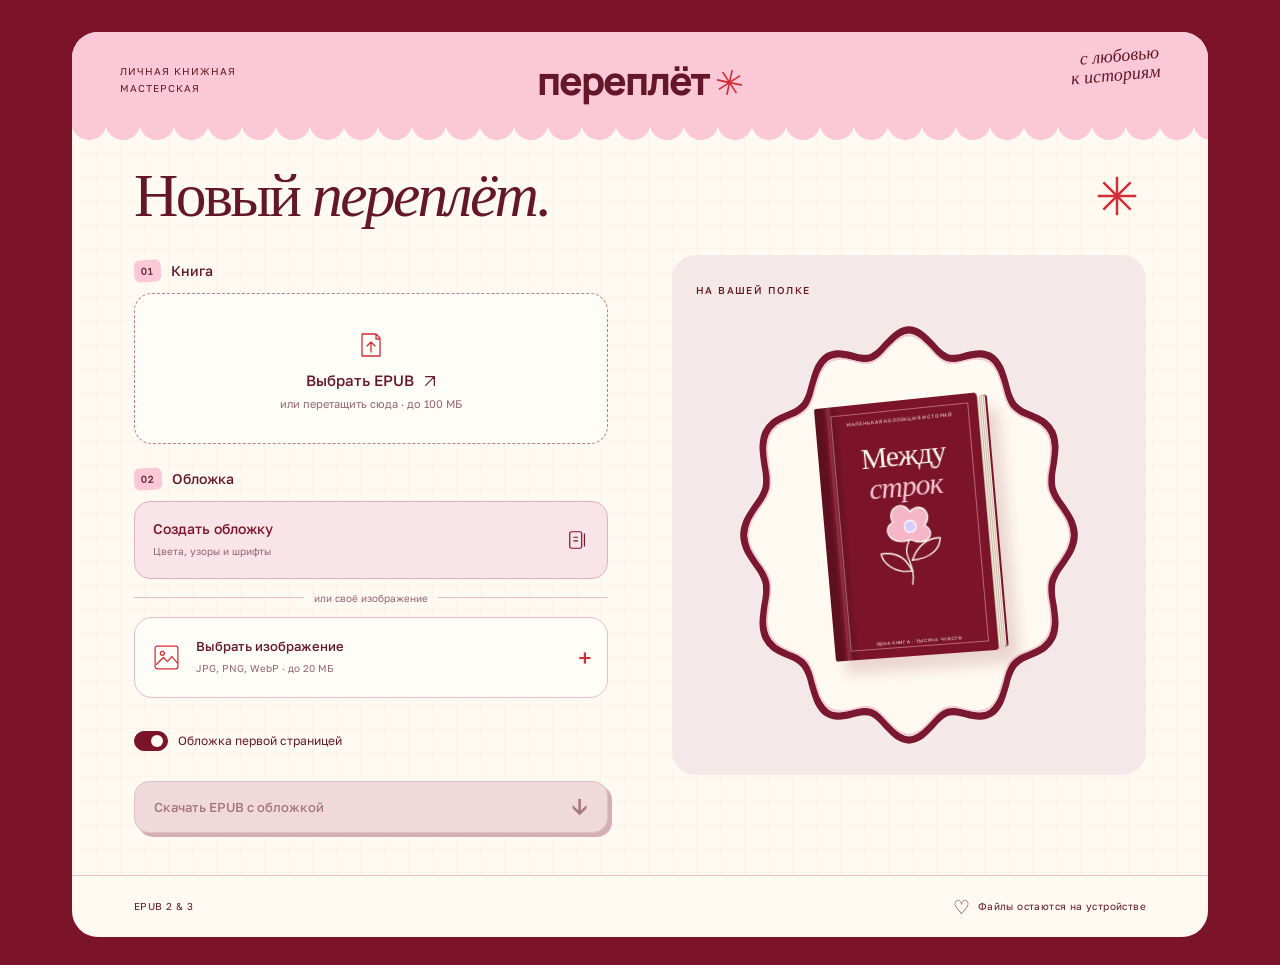
<file: index.html>
<!doctype html>
<html lang="ru">
<head>
  <meta charset="UTF-8">
  <meta name="viewport" content="width=device-width, initial-scale=1, viewport-fit=cover">
  <meta name="description" content="Переплёт — личная мастерская обложек EPUB.">
  <meta name="theme-color" content="#7b1429">
  <title>Переплёт — мастерская обложек</title>
  <link rel="icon" type="image/png" sizes="32x32" href="icons/favicon-32.png?v=main-20261106">
  <link rel="icon" type="image/png" sizes="192x192" href="icons/icon-192.png?v=main-20261106">
  <link rel="apple-touch-icon" sizes="180x180" href="icons/apple-touch-icon.png?v=main-20261106">
  <link rel="manifest" href="site.webmanifest?v=main-20261106">
  <meta name="apple-mobile-web-app-title" content="Переплёт">
  <meta name="apple-mobile-web-app-capable" content="yes">
  <meta name="mobile-web-app-capable" content="yes">
  <link rel="stylesheet" href="style.css?v=main-20261106">
  <link rel="stylesheet" href="mobile.css?v=main-20261106">
  <link rel="stylesheet" href="refinements.css?v=main-20261106">
  <link rel="stylesheet" href="templates.css?v=auto-type-20261106">
  <script defer src="vendor/jszip.min.js?v=main-20261106"></script>
  <script defer src="epub.js?v=main-20261106"></script>
  <script defer src="cover-fonts.js?v=auto-type-20261106"></script>
  <script defer src="cover-renderer.js?v=auto-type-20261106"></script>
  <script defer src="template-menu.js?v=auto-type-20261106"></script>
  <script defer src="app.js?v=auto-type-20261106"></script>
</head>
<body>
  <div class="paper">
    <header class="header">
      <span class="header-note">Личная книжная<br>мастерская</span>
      <a class="brand" href="./" aria-label="Переплёт, главная">переплёт<span aria-hidden="true"><svg class="asterisk-icon" viewBox="0 0 32 32" aria-hidden="true" fill="none"><path d="M16 2v28M2 16h28M6.1 6.1l19.8 19.8M25.9 6.1 6.1 25.9" stroke="currentColor" stroke-width="1.8"/></svg></span></a>
      <span class="header-mark" aria-hidden="true">с любовью<br>к историям</span>
    </header>
    <main>
      <div class="title-row">
        <h1>Новый <em>переплёт.</em></h1>
        <span class="title-flower" aria-hidden="true"><svg class="asterisk-icon" viewBox="0 0 32 32" aria-hidden="true" fill="none"><path d="M16 2v28M2 16h28M6.1 6.1l19.8 19.8M25.9 6.1 6.1 25.9" stroke="currentColor" stroke-width="1.8"/></svg></span>
      </div>
      <div class="workspace">
        <section class="editor" aria-label="Редактор обложки">
          <span id="step-count" class="sr-only" aria-live="polite">ШАГ 1 ИЗ 3</span>
          <div class="step" id="book-step">
            <div class="step-label"><h2><span class="number">01</span> Книга</h2><span class="step-done" id="book-done" hidden>Готово ✓</span></div>
            <div class="dropzone book-drop" id="book-drop">
              <input id="book-input" type="file" accept=".epub,application/epub+zip" aria-label="Загрузить книгу EPUB">
              <span class="upload-icon" aria-hidden="true"><svg viewBox="0 0 32 32"><path d="M7 5h14l4 4v18H7zM21 5v5h4M16 23V13m-4 4 4-4 4 4"/></svg></span>
              <strong>Выбрать EPUB <span aria-hidden="true"><svg class="upload-arrow" viewBox="0 0 16 16" aria-hidden="true" fill="none"><path d="m3 13 10-10M3 3h10v10" stroke="currentColor" stroke-width="1.4" stroke-linecap="round" stroke-linejoin="round"/></svg></span></strong>
              <small>или перетащить сюда · до 100 МБ</small>
            </div>
            <div id="book-loaded" class="loaded-file" hidden>
              <span class="file-icon" aria-hidden="true">EPUB</span>
              <div><strong id="book-filename"></strong><span id="book-details"></span></div>
              <button type="button" class="icon-button" id="change-book" aria-label="Выбрать другую книгу">↺</button>
            </div>
          </div>
          <div class="step" id="cover-step">
            <div class="step-label"><h2><span class="number">02</span> Обложка</h2><span class="step-done" id="cover-done" hidden>Готово ✓</span></div>
            <button type="button" class="template-open" id="choose-template"><span><strong>Создать обложку</strong><small>Цвета, узоры и шрифты</small></span><svg width="22" height="22" viewBox="0 0 24 24" aria-hidden="true" fill="none" stroke="currentColor" stroke-width="1.3"><rect x="3" y="3" width="13" height="18" rx="2"/><path d="M19 5v14M7 9h5M7 13h5"/></svg></button>
            <div class="cover-or"><span>или своё изображение</span></div>
            <div class="dropzone cover-drop" id="cover-drop">
              <input id="cover-input" type="file" accept="image/jpeg,image/png,image/webp,.jpg,.jpeg,.png,.webp" aria-label="Загрузить изображение обложки">
              <span class="image-icon" aria-hidden="true"><svg viewBox="0 0 28 28"><rect x="3" y="3" width="22" height="22" rx="2"/><circle cx="10" cy="10" r="2"/><path d="m4 21 7-7 4 4 4-5 6 7"/></svg></span>
              <div><strong id="cover-label">Выбрать изображение</strong><span id="cover-details">JPG, PNG, WebP · до 20 МБ</span></div>
              <span class="plus" aria-hidden="true">+</span>
            </div>
          </div>
          <div class="export-options">
            <label class="switch-label"><input id="include-page" type="checkbox" role="switch" checked><span class="switch" aria-hidden="true"></span><span>Обложка первой страницей<small class="sr-only">Она появится и в библиотеке, и внутри книги</small></span></label>
          </div>
          <div class="save-area"><button type="button" id="save-button" class="primary-button" disabled><span id="save-label">Скачать EPUB с обложкой</span><span aria-hidden="true">↓</span></button><p id="save-hint" class="sr-only">Загрузите книгу и изображение</p></div>
          <div class="status" id="status" role="status" aria-live="polite" hidden></div>
          <a class="ready-download" id="ready-download" hidden>Скачать ещё раз ↓</a>
        </section>
        <section class="preview-panel" aria-label="Предпросмотр обложки">
          <div class="preview-heading"><span>На вашей полке</span><button type="button" id="reset-button" class="text-button" hidden>Сбросить ↺</button></div>
          <div class="preview-card">
<svg class="scallop-frame" viewBox="0 0 400 480" aria-hidden="true"><path d="M383.57,240.00C383.57,244.89 382.22,249.98 380.38,254.68C378.54,259.38 375.24,263.89 372.51,268.19C369.78,272.50 366.30,276.39 364.02,280.50C361.74,284.61 359.77,288.46 358.83,292.83C357.88,297.20 358.04,301.76 358.36,306.73C358.68,311.70 360.13,317.24 360.76,322.66C361.38,328.08 362.42,334.04 362.13,339.25C361.83,344.46 360.95,349.70 358.98,353.94C357.01,358.18 353.79,361.74 350.30,364.67C346.81,367.60 342.14,369.46 338.04,371.49C333.95,373.53 329.36,374.74 325.73,376.88C322.10,379.02 318.85,381.13 316.27,384.33C313.69,387.53 311.99,391.58 310.26,396.08C308.54,400.59 307.56,406.28 305.92,411.36C304.29,416.45 302.79,422.25 300.43,426.58C298.07,430.91 295.20,434.90 291.79,437.35C288.37,439.80 284.15,440.89 279.95,441.26C275.75,441.63 270.95,440.34 266.59,439.56C262.22,438.78 257.76,436.98 253.76,436.58C249.75,436.18 246.08,435.99 242.56,437.16C239.04,438.34 235.93,440.78 232.63,443.61C229.32,446.44 226.18,450.77 222.71,454.15C219.24,457.54 215.61,461.63 211.82,463.92C208.04,466.21 203.94,467.88 200.00,467.88C196.06,467.88 191.96,466.21 188.18,463.92C184.39,461.63 180.76,457.54 177.29,454.15C173.82,450.77 170.68,446.44 167.37,443.61C164.07,440.78 160.96,438.34 157.44,437.16C153.92,435.99 150.25,436.18 146.24,436.58C142.24,436.98 137.78,438.78 133.41,439.56C129.05,440.34 124.25,441.63 120.05,441.26C115.85,440.89 111.63,439.80 108.22,437.35C104.80,434.90 101.93,430.91 99.57,426.58C97.21,422.25 95.71,416.45 94.08,411.36C92.44,406.28 91.46,400.59 89.74,396.08C88.01,391.58 86.31,387.53 83.73,384.33C81.15,381.13 77.90,379.02 74.27,376.88C70.64,374.74 66.05,373.53 61.96,371.49C57.86,369.46 53.19,367.60 49.70,364.67C46.21,361.74 42.99,358.18 41.02,353.94C39.05,349.70 38.17,344.46 37.87,339.25C37.58,334.04 38.62,328.08 39.24,322.66C39.87,317.24 41.32,311.70 41.64,306.73C41.96,301.76 42.12,297.20 41.17,292.83C40.23,288.46 38.26,284.61 35.98,280.50C33.70,276.39 30.22,272.50 27.49,268.19C24.76,263.89 21.46,259.38 19.62,254.68C17.78,249.98 16.43,244.89 16.43,240.00C16.43,235.11 17.78,230.02 19.62,225.32C21.46,220.62 24.76,216.11 27.49,211.81C30.22,207.50 33.70,203.61 35.98,199.50C38.26,195.39 40.23,191.54 41.17,187.17C42.12,182.80 41.96,178.24 41.64,173.27C41.32,168.30 39.87,162.76 39.24,157.34C38.62,151.92 37.58,145.96 37.87,140.75C38.17,135.54 39.05,130.30 41.02,126.06C42.99,121.82 46.21,118.26 49.70,115.33C53.19,112.40 57.86,110.54 61.96,108.51C66.05,106.47 70.64,105.26 74.27,103.12C77.90,100.98 81.15,98.87 83.73,95.67C86.31,92.47 88.01,88.42 89.74,83.92C91.46,79.41 92.44,73.72 94.08,68.64C95.71,63.55 97.21,57.75 99.57,53.42C101.93,49.09 104.80,45.10 108.21,42.65C111.63,40.20 115.85,39.11 120.05,38.74C124.25,38.37 129.05,39.66 133.41,40.44C137.78,41.22 142.24,43.02 146.24,43.42C150.25,43.82 153.92,44.01 157.44,42.84C160.96,41.66 164.07,39.22 167.37,36.39C170.68,33.56 173.82,29.23 177.29,25.85C180.76,22.46 184.39,18.37 188.18,16.08C191.96,13.79 196.06,12.12 200.00,12.12C203.94,12.12 208.04,13.79 211.82,16.08C215.61,18.37 219.24,22.46 222.71,25.85C226.18,29.23 229.32,33.56 232.63,36.39C235.93,39.22 239.04,41.66 242.56,42.84C246.08,44.01 249.75,43.82 253.76,43.42C257.76,43.02 262.22,41.22 266.59,40.44C270.95,39.66 275.75,38.37 279.95,38.74C284.15,39.11 288.37,40.20 291.79,42.65C295.20,45.10 298.07,49.09 300.43,53.42C302.79,57.75 304.29,63.55 305.92,68.64C307.56,73.72 308.54,79.41 310.26,83.92C311.99,88.42 313.69,92.47 316.27,95.67C318.85,98.87 322.10,100.98 325.73,103.12C329.36,105.26 333.95,106.47 338.04,108.51C342.14,110.54 346.81,112.40 350.30,115.33C353.79,118.26 357.01,121.82 358.98,126.06C360.95,130.30 361.83,135.54 362.13,140.75C362.42,145.96 361.38,151.92 360.76,157.34C360.13,162.76 358.68,168.30 358.36,173.27C358.04,178.24 357.88,182.80 358.83,187.17C359.77,191.54 361.74,195.39 364.02,199.50C366.30,203.61 369.78,207.50 372.51,211.81C375.24,216.11 378.54,220.62 380.38,225.32C382.22,230.02 383.57,235.11 383.57,240.00Z" fill="#f8dfe1" stroke="#7b1831" stroke-width="8"/><path d="M383.57,240.00C383.57,244.89 382.22,249.98 380.38,254.68C378.54,259.38 375.24,263.89 372.51,268.19C369.78,272.50 366.30,276.39 364.02,280.50C361.74,284.61 359.77,288.46 358.83,292.83C357.88,297.20 358.04,301.76 358.36,306.73C358.68,311.70 360.13,317.24 360.76,322.66C361.38,328.08 362.42,334.04 362.13,339.25C361.83,344.46 360.95,349.70 358.98,353.94C357.01,358.18 353.79,361.74 350.30,364.67C346.81,367.60 342.14,369.46 338.04,371.49C333.95,373.53 329.36,374.74 325.73,376.88C322.10,379.02 318.85,381.13 316.27,384.33C313.69,387.53 311.99,391.58 310.26,396.08C308.54,400.59 307.56,406.28 305.92,411.36C304.29,416.45 302.79,422.25 300.43,426.58C298.07,430.91 295.20,434.90 291.79,437.35C288.37,439.80 284.15,440.89 279.95,441.26C275.75,441.63 270.95,440.34 266.59,439.56C262.22,438.78 257.76,436.98 253.76,436.58C249.75,436.18 246.08,435.99 242.56,437.16C239.04,438.34 235.93,440.78 232.63,443.61C229.32,446.44 226.18,450.77 222.71,454.15C219.24,457.54 215.61,461.63 211.82,463.92C208.04,466.21 203.94,467.88 200.00,467.88C196.06,467.88 191.96,466.21 188.18,463.92C184.39,461.63 180.76,457.54 177.29,454.15C173.82,450.77 170.68,446.44 167.37,443.61C164.07,440.78 160.96,438.34 157.44,437.16C153.92,435.99 150.25,436.18 146.24,436.58C142.24,436.98 137.78,438.78 133.41,439.56C129.05,440.34 124.25,441.63 120.05,441.26C115.85,440.89 111.63,439.80 108.22,437.35C104.80,434.90 101.93,430.91 99.57,426.58C97.21,422.25 95.71,416.45 94.08,411.36C92.44,406.28 91.46,400.59 89.74,396.08C88.01,391.58 86.31,387.53 83.73,384.33C81.15,381.13 77.90,379.02 74.27,376.88C70.64,374.74 66.05,373.53 61.96,371.49C57.86,369.46 53.19,367.60 49.70,364.67C46.21,361.74 42.99,358.18 41.02,353.94C39.05,349.70 38.17,344.46 37.87,339.25C37.58,334.04 38.62,328.08 39.24,322.66C39.87,317.24 41.32,311.70 41.64,306.73C41.96,301.76 42.12,297.20 41.17,292.83C40.23,288.46 38.26,284.61 35.98,280.50C33.70,276.39 30.22,272.50 27.49,268.19C24.76,263.89 21.46,259.38 19.62,254.68C17.78,249.98 16.43,244.89 16.43,240.00C16.43,235.11 17.78,230.02 19.62,225.32C21.46,220.62 24.76,216.11 27.49,211.81C30.22,207.50 33.70,203.61 35.98,199.50C38.26,195.39 40.23,191.54 41.17,187.17C42.12,182.80 41.96,178.24 41.64,173.27C41.32,168.30 39.87,162.76 39.24,157.34C38.62,151.92 37.58,145.96 37.87,140.75C38.17,135.54 39.05,130.30 41.02,126.06C42.99,121.82 46.21,118.26 49.70,115.33C53.19,112.40 57.86,110.54 61.96,108.51C66.05,106.47 70.64,105.26 74.27,103.12C77.90,100.98 81.15,98.87 83.73,95.67C86.31,92.47 88.01,88.42 89.74,83.92C91.46,79.41 92.44,73.72 94.08,68.64C95.71,63.55 97.21,57.75 99.57,53.42C101.93,49.09 104.80,45.10 108.21,42.65C111.63,40.20 115.85,39.11 120.05,38.74C124.25,38.37 129.05,39.66 133.41,40.44C137.78,41.22 142.24,43.02 146.24,43.42C150.25,43.82 153.92,44.01 157.44,42.84C160.96,41.66 164.07,39.22 167.37,36.39C170.68,33.56 173.82,29.23 177.29,25.85C180.76,22.46 184.39,18.37 188.18,16.08C191.96,13.79 196.06,12.12 200.00,12.12C203.94,12.12 208.04,13.79 211.82,16.08C215.61,18.37 219.24,22.46 222.71,25.85C226.18,29.23 229.32,33.56 232.63,36.39C235.93,39.22 239.04,41.66 242.56,42.84C246.08,44.01 249.75,43.82 253.76,43.42C257.76,43.02 262.22,41.22 266.59,40.44C270.95,39.66 275.75,38.37 279.95,38.74C284.15,39.11 288.37,40.20 291.79,42.65C295.20,45.10 298.07,49.09 300.43,53.42C302.79,57.75 304.29,63.55 305.92,68.64C307.56,73.72 308.54,79.41 310.26,83.92C311.99,88.42 313.69,92.47 316.27,95.67C318.85,98.87 322.10,100.98 325.73,103.12C329.36,105.26 333.95,106.47 338.04,108.51C342.14,110.54 346.81,112.40 350.30,115.33C353.79,118.26 357.01,121.82 358.98,126.06C360.95,130.30 361.83,135.54 362.13,140.75C362.42,145.96 361.38,151.92 360.76,157.34C360.13,162.76 358.68,168.30 358.36,173.27C358.04,178.24 357.88,182.80 358.83,187.17C359.77,191.54 361.74,195.39 364.02,199.50C366.30,203.61 369.78,207.50 372.51,211.81C375.24,216.11 378.54,220.62 380.38,225.32C382.22,230.02 383.57,235.11 383.57,240.00Z" transform="translate(200 240) scale(.973) translate(-200 -240)" fill="#fffaf1" stroke="#f0c9d1" stroke-width="2"/></svg>




            <div class="book-stage" id="book-stage">
              <div class="book-object" id="book-object">
                <div class="book-spine"></div><div class="book-pages"></div>
                <div class="book-front">
                  <div class="sample-cover" id="sample-cover" aria-hidden="true">
                    <span class="sample-top">МАЛЕНЬКАЯ КОЛЛЕКЦИЯ ИСТОРИЙ</span>
                    <div class="sample-title">Между<br><em>строк</em></div>
                    <svg class="sample-art" viewBox="0 0 180 130" fill="none"><path d="M87 119C97 83 70 77 90 49M88 98C62 101 45 83 43 69c21-2 37 7 45 29ZM90 82c29 0 43-14 45-30-20-2-36 10-45 30Z" stroke="currentColor" stroke-width="2"/><path d="M90 51c-32 9-44-20-25-28-10-23 19-34 27-14 19-16 36 7 21 22 19 13 1 34-23 20Z" fill="#f4b6c8" stroke="currentColor" stroke-width="2"/><circle cx="91" cy="31" r="9" fill="#d8cdff" stroke="currentColor" stroke-width="2"/></svg>
                    <span class="sample-bottom">ОДНА КНИГА · ТЫСЯЧА ЧУВСТВ</span>
                  </div>
                  <img id="cover-preview" alt="Выбранная обложка книги" hidden>
                </div>
              </div>
            </div>
            <div class="preview-caption"><span id="preview-title">Ваша книга</span><p id="preview-description" class="sr-only">Предпросмотр новой обложки</p></div>
          </div>
        </section>
      </div>
    </main>
    <footer><span>EPUB 2 &amp; 3</span><span class="privacy-note"><span aria-hidden="true">♡</span> Файлы остаются на устройстве</span></footer>
  </div>

  <dialog id="template-dialog" class="template-dialog" aria-labelledby="template-heading">
    <div class="template-header"><div><h2 id="template-heading">Собрать обложку</h2><p>Цвета, узор и любимый шрифт</p></div><button type="button" class="template-close" id="template-close" aria-label="Закрыть">×</button></div>
    <div class="template-content">
      <div class="template-settings">
        <span class="template-control-label">Узор</span>
        <div class="template-choices" role="group" aria-label="Узор обложки"></div>
        <div class="cover-colors" role="group" aria-label="Цвета обложки">
          <label class="cover-color">Фон<input id="cover-color1" type="color" value="#f7f0e5" aria-label="Первый основной цвет — фон"></label>
          <label class="cover-color">Узор<input id="cover-color2" type="color" value="#b7c8d9" aria-label="Второй основной цвет — узор"></label>
          <label class="cover-color">Плашка<input id="cover-panel-color" type="color" value="#fffaf1" aria-label="Цвет овальной плашки"></label>
        </div>
        <label class="template-field" for="template-title">Название книги<textarea id="template-title" rows="2" maxlength="240" placeholder="Название книги"></textarea></label>
        <label class="template-field" for="template-author">Автор<input id="template-author" type="text" maxlength="120" placeholder="Имя автора"></label>
        <label class="template-field" for="template-font">Шрифт<select id="template-font" aria-label="Шрифт названия и автора"></select></label>
        <div class="template-options"><label><input id="template-spine" type="checkbox" checked>Корешок</label><label><input id="template-gray" type="checkbox">Чёрно-белый вид</label></div>
        <p class="template-meta">Льняная фактура · 3:4 · ssdtati library</p>
      </div>
      <div class="template-preview"><canvas id="template-canvas" width="1500" height="2000" aria-label="Предпросмотр выбранного шаблона"></canvas></div>
    </div>
    <div class="template-footer"><p id="template-status" role="status" aria-live="polite"></p><button type="button" id="template-apply">Вставить в книгу <span aria-hidden="true">↗</span></button></div>
  </dialog>
</body>
</html>
</file>
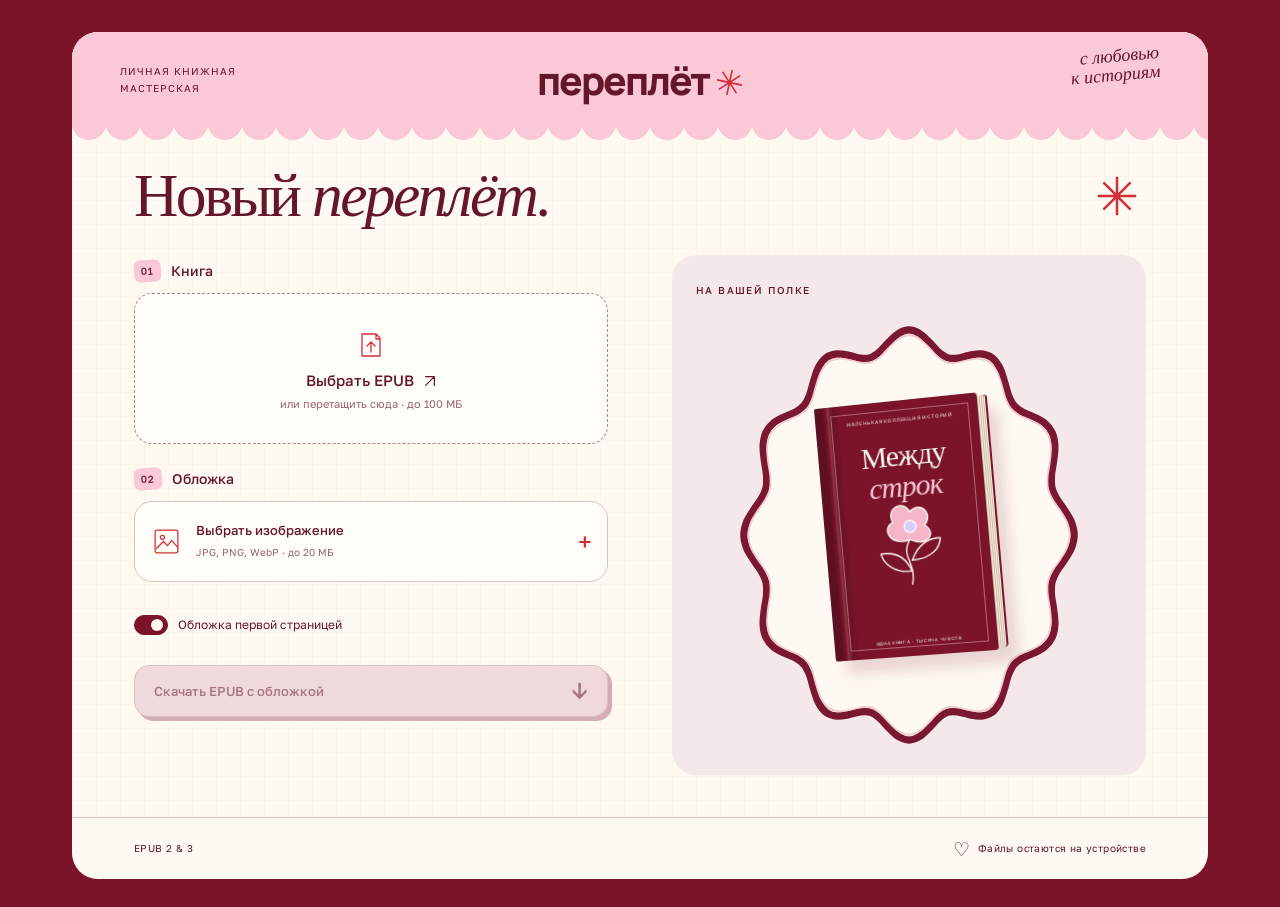
<file: v1/index.html>
<!doctype html>
<html lang="ru">
<head>
  <meta charset="UTF-8">
  <meta name="viewport" content="width=device-width, initial-scale=1, viewport-fit=cover">
  <meta name="description" content="Переплёт — личная мастерская обложек EPUB.">
  <meta name="theme-color" content="#7b1429">
  <title>Переплёт — мастерская обложек</title>
  <link rel="icon" type="image/png" sizes="32x32" href="icons/favicon-32.png">
  <link rel="icon" type="image/png" sizes="192x192" href="icons/icon-192.png">
  <link rel="apple-touch-icon" sizes="180x180" href="icons/apple-touch-icon.png">
  <link rel="manifest" href="site.webmanifest">
  <meta name="apple-mobile-web-app-title" content="Переплёт">
  <meta name="apple-mobile-web-app-capable" content="yes">
  <meta name="mobile-web-app-capable" content="yes">
  <link rel="stylesheet" href="style.css">
  <link rel="stylesheet" href="mobile.css">
  <link rel="stylesheet" href="refinements.css">
  <script defer src="vendor/jszip.min.js"></script>
  <script defer src="epub.js"></script>
  <script defer src="app.js"></script>
</head>
<body>
  <div class="paper">
    <header class="header">
      <span class="header-note">Личная книжная<br>мастерская</span>
      <a class="brand" href="./" aria-label="Переплёт, главная">переплёт<span aria-hidden="true"><svg class="asterisk-icon" viewBox="0 0 32 32" aria-hidden="true" fill="none"><path d="M16 2v28M2 16h28M6.1 6.1l19.8 19.8M25.9 6.1 6.1 25.9" stroke="currentColor" stroke-width="1.8"/></svg></span></a>
      <span class="header-mark" aria-hidden="true">с любовью<br>к историям</span>
    </header>
    <main>
      <div class="title-row">
        <h1>Новый <em>переплёт.</em></h1>
        <span class="title-flower" aria-hidden="true"><svg class="asterisk-icon" viewBox="0 0 32 32" aria-hidden="true" fill="none"><path d="M16 2v28M2 16h28M6.1 6.1l19.8 19.8M25.9 6.1 6.1 25.9" stroke="currentColor" stroke-width="1.8"/></svg></span>
      </div>
      <div class="workspace">
        <section class="editor" aria-label="Редактор обложки">
          <span id="step-count" class="sr-only" aria-live="polite">ШАГ 1 ИЗ 3</span>
          <div class="step" id="book-step">
            <div class="step-label"><h2><span class="number">01</span> Книга</h2><span class="step-done" id="book-done" hidden>Готово ✓</span></div>
            <div class="dropzone book-drop" id="book-drop">
              <input id="book-input" type="file" accept=".epub,application/epub+zip" aria-label="Загрузить книгу EPUB">
              <span class="upload-icon" aria-hidden="true"><svg viewBox="0 0 32 32"><path d="M7 5h14l4 4v18H7zM21 5v5h4M16 23V13m-4 4 4-4 4 4"/></svg></span>
              <strong>Выбрать EPUB <span aria-hidden="true"><svg class="upload-arrow" viewBox="0 0 16 16" aria-hidden="true" fill="none"><path d="m3 13 10-10M3 3h10v10" stroke="currentColor" stroke-width="1.4" stroke-linecap="round" stroke-linejoin="round"/></svg></span></strong>
              <small>или перетащить сюда · до 100 МБ</small>
            </div>
            <div id="book-loaded" class="loaded-file" hidden>
              <span class="file-icon" aria-hidden="true">EPUB</span>
              <div><strong id="book-filename"></strong><span id="book-details"></span></div>
              <button type="button" class="icon-button" id="change-book" aria-label="Выбрать другую книгу">↺</button>
            </div>
          </div>
          <div class="step" id="cover-step">
            <div class="step-label"><h2><span class="number">02</span> Обложка</h2><span class="step-done" id="cover-done" hidden>Готово ✓</span></div>
            <div class="dropzone cover-drop" id="cover-drop">
              <input id="cover-input" type="file" accept="image/jpeg,image/png,image/webp,.jpg,.jpeg,.png,.webp" aria-label="Загрузить изображение обложки">
              <span class="image-icon" aria-hidden="true"><svg viewBox="0 0 28 28"><rect x="3" y="3" width="22" height="22" rx="2"/><circle cx="10" cy="10" r="2"/><path d="m4 21 7-7 4 4 4-5 6 7"/></svg></span>
              <div><strong id="cover-label">Выбрать изображение</strong><span id="cover-details">JPG, PNG, WebP · до 20 МБ</span></div>
              <span class="plus" aria-hidden="true">+</span>
            </div>
          </div>
          <div class="export-options">
            <label class="switch-label"><input id="include-page" type="checkbox" role="switch" checked><span class="switch" aria-hidden="true"></span><span>Обложка первой страницей<small class="sr-only">Она появится и в библиотеке, и внутри книги</small></span></label>
          </div>
          <div class="save-area"><button type="button" id="save-button" class="primary-button" disabled><span id="save-label">Скачать EPUB с обложкой</span><span aria-hidden="true">↓</span></button><p id="save-hint" class="sr-only">Загрузите книгу и изображение</p></div>
          <div class="status" id="status" role="status" aria-live="polite" hidden></div>
          <a class="ready-download" id="ready-download" hidden>Скачать ещё раз ↓</a>
        </section>
        <section class="preview-panel" aria-label="Предпросмотр обложки">
          <div class="preview-heading"><span>На вашей полке</span><button type="button" id="reset-button" class="text-button" hidden>Сбросить ↺</button></div>
          <div class="preview-card">
<svg class="scallop-frame" viewBox="0 0 400 480" aria-hidden="true"><path d="M383.57,240.00C383.57,244.89 382.22,249.98 380.38,254.68C378.54,259.38 375.24,263.89 372.51,268.19C369.78,272.50 366.30,276.39 364.02,280.50C361.74,284.61 359.77,288.46 358.83,292.83C357.88,297.20 358.04,301.76 358.36,306.73C358.68,311.70 360.13,317.24 360.76,322.66C361.38,328.08 362.42,334.04 362.13,339.25C361.83,344.46 360.95,349.70 358.98,353.94C357.01,358.18 353.79,361.74 350.30,364.67C346.81,367.60 342.14,369.46 338.04,371.49C333.95,373.53 329.36,374.74 325.73,376.88C322.10,379.02 318.85,381.13 316.27,384.33C313.69,387.53 311.99,391.58 310.26,396.08C308.54,400.59 307.56,406.28 305.92,411.36C304.29,416.45 302.79,422.25 300.43,426.58C298.07,430.91 295.20,434.90 291.79,437.35C288.37,439.80 284.15,440.89 279.95,441.26C275.75,441.63 270.95,440.34 266.59,439.56C262.22,438.78 257.76,436.98 253.76,436.58C249.75,436.18 246.08,435.99 242.56,437.16C239.04,438.34 235.93,440.78 232.63,443.61C229.32,446.44 226.18,450.77 222.71,454.15C219.24,457.54 215.61,461.63 211.82,463.92C208.04,466.21 203.94,467.88 200.00,467.88C196.06,467.88 191.96,466.21 188.18,463.92C184.39,461.63 180.76,457.54 177.29,454.15C173.82,450.77 170.68,446.44 167.37,443.61C164.07,440.78 160.96,438.34 157.44,437.16C153.92,435.99 150.25,436.18 146.24,436.58C142.24,436.98 137.78,438.78 133.41,439.56C129.05,440.34 124.25,441.63 120.05,441.26C115.85,440.89 111.63,439.80 108.22,437.35C104.80,434.90 101.93,430.91 99.57,426.58C97.21,422.25 95.71,416.45 94.08,411.36C92.44,406.28 91.46,400.59 89.74,396.08C88.01,391.58 86.31,387.53 83.73,384.33C81.15,381.13 77.90,379.02 74.27,376.88C70.64,374.74 66.05,373.53 61.96,371.49C57.86,369.46 53.19,367.60 49.70,364.67C46.21,361.74 42.99,358.18 41.02,353.94C39.05,349.70 38.17,344.46 37.87,339.25C37.58,334.04 38.62,328.08 39.24,322.66C39.87,317.24 41.32,311.70 41.64,306.73C41.96,301.76 42.12,297.20 41.17,292.83C40.23,288.46 38.26,284.61 35.98,280.50C33.70,276.39 30.22,272.50 27.49,268.19C24.76,263.89 21.46,259.38 19.62,254.68C17.78,249.98 16.43,244.89 16.43,240.00C16.43,235.11 17.78,230.02 19.62,225.32C21.46,220.62 24.76,216.11 27.49,211.81C30.22,207.50 33.70,203.61 35.98,199.50C38.26,195.39 40.23,191.54 41.17,187.17C42.12,182.80 41.96,178.24 41.64,173.27C41.32,168.30 39.87,162.76 39.24,157.34C38.62,151.92 37.58,145.96 37.87,140.75C38.17,135.54 39.05,130.30 41.02,126.06C42.99,121.82 46.21,118.26 49.70,115.33C53.19,112.40 57.86,110.54 61.96,108.51C66.05,106.47 70.64,105.26 74.27,103.12C77.90,100.98 81.15,98.87 83.73,95.67C86.31,92.47 88.01,88.42 89.74,83.92C91.46,79.41 92.44,73.72 94.08,68.64C95.71,63.55 97.21,57.75 99.57,53.42C101.93,49.09 104.80,45.10 108.21,42.65C111.63,40.20 115.85,39.11 120.05,38.74C124.25,38.37 129.05,39.66 133.41,40.44C137.78,41.22 142.24,43.02 146.24,43.42C150.25,43.82 153.92,44.01 157.44,42.84C160.96,41.66 164.07,39.22 167.37,36.39C170.68,33.56 173.82,29.23 177.29,25.85C180.76,22.46 184.39,18.37 188.18,16.08C191.96,13.79 196.06,12.12 200.00,12.12C203.94,12.12 208.04,13.79 211.82,16.08C215.61,18.37 219.24,22.46 222.71,25.85C226.18,29.23 229.32,33.56 232.63,36.39C235.93,39.22 239.04,41.66 242.56,42.84C246.08,44.01 249.75,43.82 253.76,43.42C257.76,43.02 262.22,41.22 266.59,40.44C270.95,39.66 275.75,38.37 279.95,38.74C284.15,39.11 288.37,40.20 291.79,42.65C295.20,45.10 298.07,49.09 300.43,53.42C302.79,57.75 304.29,63.55 305.92,68.64C307.56,73.72 308.54,79.41 310.26,83.92C311.99,88.42 313.69,92.47 316.27,95.67C318.85,98.87 322.10,100.98 325.73,103.12C329.36,105.26 333.95,106.47 338.04,108.51C342.14,110.54 346.81,112.40 350.30,115.33C353.79,118.26 357.01,121.82 358.98,126.06C360.95,130.30 361.83,135.54 362.13,140.75C362.42,145.96 361.38,151.92 360.76,157.34C360.13,162.76 358.68,168.30 358.36,173.27C358.04,178.24 357.88,182.80 358.83,187.17C359.77,191.54 361.74,195.39 364.02,199.50C366.30,203.61 369.78,207.50 372.51,211.81C375.24,216.11 378.54,220.62 380.38,225.32C382.22,230.02 383.57,235.11 383.57,240.00Z" fill="#f8dfe1" stroke="#7b1831" stroke-width="8"/><path d="M383.57,240.00C383.57,244.89 382.22,249.98 380.38,254.68C378.54,259.38 375.24,263.89 372.51,268.19C369.78,272.50 366.30,276.39 364.02,280.50C361.74,284.61 359.77,288.46 358.83,292.83C357.88,297.20 358.04,301.76 358.36,306.73C358.68,311.70 360.13,317.24 360.76,322.66C361.38,328.08 362.42,334.04 362.13,339.25C361.83,344.46 360.95,349.70 358.98,353.94C357.01,358.18 353.79,361.74 350.30,364.67C346.81,367.60 342.14,369.46 338.04,371.49C333.95,373.53 329.36,374.74 325.73,376.88C322.10,379.02 318.85,381.13 316.27,384.33C313.69,387.53 311.99,391.58 310.26,396.08C308.54,400.59 307.56,406.28 305.92,411.36C304.29,416.45 302.79,422.25 300.43,426.58C298.07,430.91 295.20,434.90 291.79,437.35C288.37,439.80 284.15,440.89 279.95,441.26C275.75,441.63 270.95,440.34 266.59,439.56C262.22,438.78 257.76,436.98 253.76,436.58C249.75,436.18 246.08,435.99 242.56,437.16C239.04,438.34 235.93,440.78 232.63,443.61C229.32,446.44 226.18,450.77 222.71,454.15C219.24,457.54 215.61,461.63 211.82,463.92C208.04,466.21 203.94,467.88 200.00,467.88C196.06,467.88 191.96,466.21 188.18,463.92C184.39,461.63 180.76,457.54 177.29,454.15C173.82,450.77 170.68,446.44 167.37,443.61C164.07,440.78 160.96,438.34 157.44,437.16C153.92,435.99 150.25,436.18 146.24,436.58C142.24,436.98 137.78,438.78 133.41,439.56C129.05,440.34 124.25,441.63 120.05,441.26C115.85,440.89 111.63,439.80 108.22,437.35C104.80,434.90 101.93,430.91 99.57,426.58C97.21,422.25 95.71,416.45 94.08,411.36C92.44,406.28 91.46,400.59 89.74,396.08C88.01,391.58 86.31,387.53 83.73,384.33C81.15,381.13 77.90,379.02 74.27,376.88C70.64,374.74 66.05,373.53 61.96,371.49C57.86,369.46 53.19,367.60 49.70,364.67C46.21,361.74 42.99,358.18 41.02,353.94C39.05,349.70 38.17,344.46 37.87,339.25C37.58,334.04 38.62,328.08 39.24,322.66C39.87,317.24 41.32,311.70 41.64,306.73C41.96,301.76 42.12,297.20 41.17,292.83C40.23,288.46 38.26,284.61 35.98,280.50C33.70,276.39 30.22,272.50 27.49,268.19C24.76,263.89 21.46,259.38 19.62,254.68C17.78,249.98 16.43,244.89 16.43,240.00C16.43,235.11 17.78,230.02 19.62,225.32C21.46,220.62 24.76,216.11 27.49,211.81C30.22,207.50 33.70,203.61 35.98,199.50C38.26,195.39 40.23,191.54 41.17,187.17C42.12,182.80 41.96,178.24 41.64,173.27C41.32,168.30 39.87,162.76 39.24,157.34C38.62,151.92 37.58,145.96 37.87,140.75C38.17,135.54 39.05,130.30 41.02,126.06C42.99,121.82 46.21,118.26 49.70,115.33C53.19,112.40 57.86,110.54 61.96,108.51C66.05,106.47 70.64,105.26 74.27,103.12C77.90,100.98 81.15,98.87 83.73,95.67C86.31,92.47 88.01,88.42 89.74,83.92C91.46,79.41 92.44,73.72 94.08,68.64C95.71,63.55 97.21,57.75 99.57,53.42C101.93,49.09 104.80,45.10 108.21,42.65C111.63,40.20 115.85,39.11 120.05,38.74C124.25,38.37 129.05,39.66 133.41,40.44C137.78,41.22 142.24,43.02 146.24,43.42C150.25,43.82 153.92,44.01 157.44,42.84C160.96,41.66 164.07,39.22 167.37,36.39C170.68,33.56 173.82,29.23 177.29,25.85C180.76,22.46 184.39,18.37 188.18,16.08C191.96,13.79 196.06,12.12 200.00,12.12C203.94,12.12 208.04,13.79 211.82,16.08C215.61,18.37 219.24,22.46 222.71,25.85C226.18,29.23 229.32,33.56 232.63,36.39C235.93,39.22 239.04,41.66 242.56,42.84C246.08,44.01 249.75,43.82 253.76,43.42C257.76,43.02 262.22,41.22 266.59,40.44C270.95,39.66 275.75,38.37 279.95,38.74C284.15,39.11 288.37,40.20 291.79,42.65C295.20,45.10 298.07,49.09 300.43,53.42C302.79,57.75 304.29,63.55 305.92,68.64C307.56,73.72 308.54,79.41 310.26,83.92C311.99,88.42 313.69,92.47 316.27,95.67C318.85,98.87 322.10,100.98 325.73,103.12C329.36,105.26 333.95,106.47 338.04,108.51C342.14,110.54 346.81,112.40 350.30,115.33C353.79,118.26 357.01,121.82 358.98,126.06C360.95,130.30 361.83,135.54 362.13,140.75C362.42,145.96 361.38,151.92 360.76,157.34C360.13,162.76 358.68,168.30 358.36,173.27C358.04,178.24 357.88,182.80 358.83,187.17C359.77,191.54 361.74,195.39 364.02,199.50C366.30,203.61 369.78,207.50 372.51,211.81C375.24,216.11 378.54,220.62 380.38,225.32C382.22,230.02 383.57,235.11 383.57,240.00Z" transform="translate(200 240) scale(.973) translate(-200 -240)" fill="#fffaf1" stroke="#f0c9d1" stroke-width="2"/></svg>




            <div class="book-stage" id="book-stage">
              <div class="book-object" id="book-object">
                <div class="book-spine"></div><div class="book-pages"></div>
                <div class="book-front">
                  <div class="sample-cover" id="sample-cover" aria-hidden="true">
                    <span class="sample-top">МАЛЕНЬКАЯ КОЛЛЕКЦИЯ ИСТОРИЙ</span>
                    <div class="sample-title">Между<br><em>строк</em></div>
                    <svg class="sample-art" viewBox="0 0 180 130" fill="none"><path d="M87 119C97 83 70 77 90 49M88 98C62 101 45 83 43 69c21-2 37 7 45 29ZM90 82c29 0 43-14 45-30-20-2-36 10-45 30Z" stroke="currentColor" stroke-width="2"/><path d="M90 51c-32 9-44-20-25-28-10-23 19-34 27-14 19-16 36 7 21 22 19 13 1 34-23 20Z" fill="#f4b6c8" stroke="currentColor" stroke-width="2"/><circle cx="91" cy="31" r="9" fill="#d8cdff" stroke="currentColor" stroke-width="2"/></svg>
                    <span class="sample-bottom">ОДНА КНИГА · ТЫСЯЧА ЧУВСТВ</span>
                  </div>
                  <img id="cover-preview" alt="Выбранная обложка книги" hidden>
                </div>
              </div>
            </div>
            <div class="preview-caption"><span id="preview-title">Ваша книга</span><p id="preview-description" class="sr-only">Предпросмотр новой обложки</p></div>
          </div>
        </section>
      </div>
    </main>
    <footer><span>EPUB 2 &amp; 3</span><span class="privacy-note"><span aria-hidden="true">♡</span> Файлы остаются на устройстве</span></footer>
  </div>
</body>
</html>
</file>
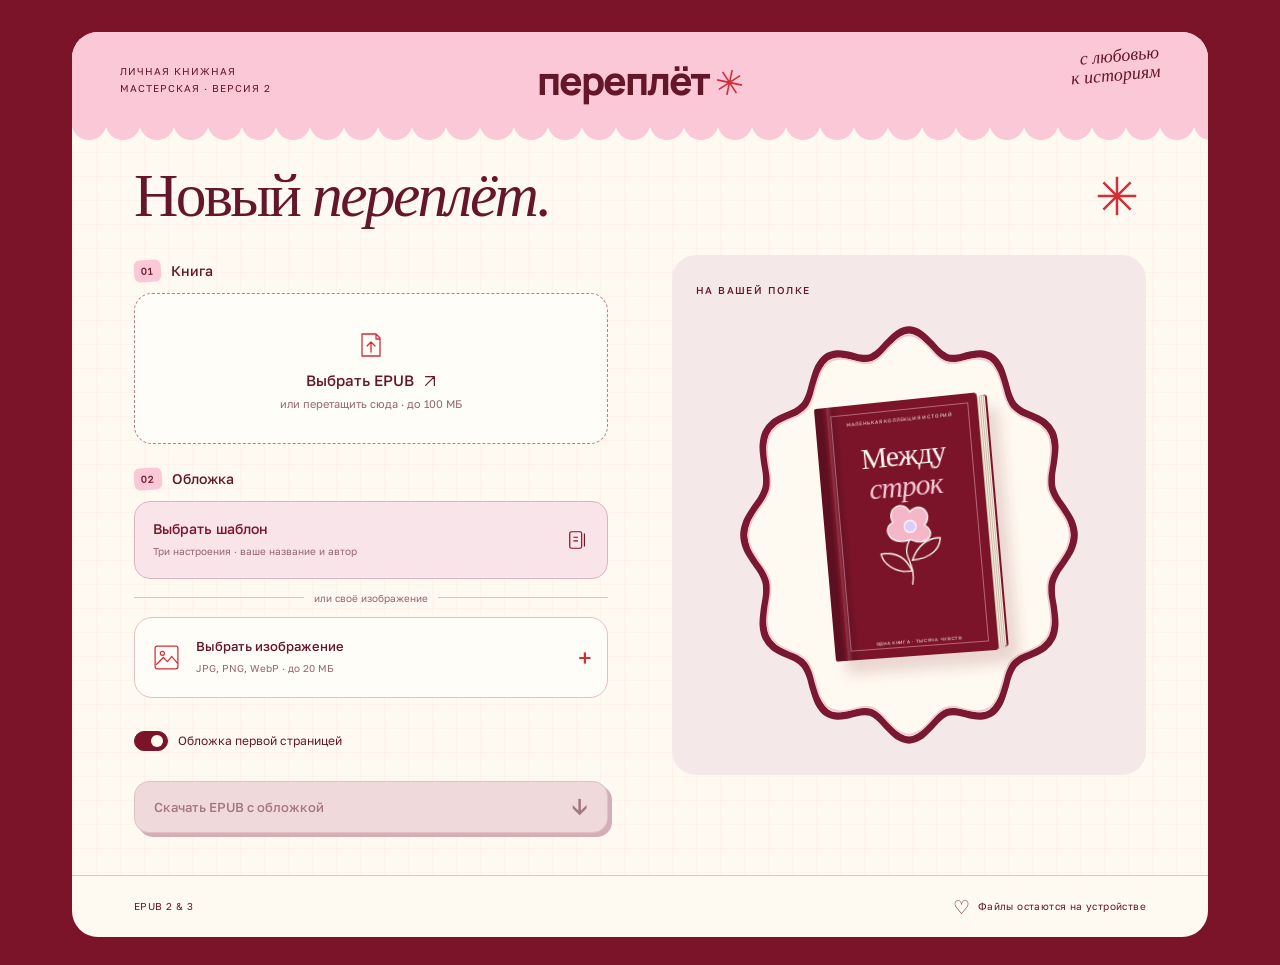
<file: v2/index.html>
<!doctype html>
<html lang="ru">
<head>
  <meta charset="UTF-8">
  <meta name="viewport" content="width=device-width, initial-scale=1, viewport-fit=cover">
  <meta name="description" content="Переплёт — личная мастерская обложек EPUB.">
  <meta name="theme-color" content="#7b1429">
  <title>Переплёт 2 — мастерская обложек</title>
  <link rel="icon" type="image/png" sizes="32x32" href="icons/favicon-32.png">
  <link rel="icon" type="image/png" sizes="192x192" href="icons/icon-192.png">
  <link rel="apple-touch-icon" sizes="180x180" href="icons/apple-touch-icon.png">
  <link rel="manifest" href="site.webmanifest">
  <meta name="apple-mobile-web-app-title" content="Переплёт 2">
  <meta name="apple-mobile-web-app-capable" content="yes">
  <meta name="mobile-web-app-capable" content="yes">
  <link rel="stylesheet" href="style.css">
  <link rel="stylesheet" href="mobile.css">
  <link rel="stylesheet" href="refinements.css">
  <link rel="stylesheet" href="templates.css">
  <script defer src="vendor/jszip.min.js"></script>
  <script defer src="epub.js"></script>
  <script defer src="cover-renderer.js?v=oval-2"></script>
  <script defer src="template-menu.js?v=oval-2"></script>
  <script defer src="app.js"></script>
</head>
<body>
  <div class="paper">
    <header class="header">
      <span class="header-note">Личная книжная<br>мастерская · версия 2</span>
      <a class="brand" href="./" aria-label="Переплёт, главная">переплёт<span aria-hidden="true"><svg class="asterisk-icon" viewBox="0 0 32 32" aria-hidden="true" fill="none"><path d="M16 2v28M2 16h28M6.1 6.1l19.8 19.8M25.9 6.1 6.1 25.9" stroke="currentColor" stroke-width="1.8"/></svg></span></a>
      <span class="header-mark" aria-hidden="true">с любовью<br>к историям</span>
    </header>
    <main>
      <div class="title-row">
        <h1>Новый <em>переплёт.</em></h1>
        <span class="title-flower" aria-hidden="true"><svg class="asterisk-icon" viewBox="0 0 32 32" aria-hidden="true" fill="none"><path d="M16 2v28M2 16h28M6.1 6.1l19.8 19.8M25.9 6.1 6.1 25.9" stroke="currentColor" stroke-width="1.8"/></svg></span>
      </div>
      <div class="workspace">
        <section class="editor" aria-label="Редактор обложки">
          <span id="step-count" class="sr-only" aria-live="polite">ШАГ 1 ИЗ 3</span>
          <div class="step" id="book-step">
            <div class="step-label"><h2><span class="number">01</span> Книга</h2><span class="step-done" id="book-done" hidden>Готово ✓</span></div>
            <div class="dropzone book-drop" id="book-drop">
              <input id="book-input" type="file" accept=".epub,application/epub+zip" aria-label="Загрузить книгу EPUB">
              <span class="upload-icon" aria-hidden="true"><svg viewBox="0 0 32 32"><path d="M7 5h14l4 4v18H7zM21 5v5h4M16 23V13m-4 4 4-4 4 4"/></svg></span>
              <strong>Выбрать EPUB <span aria-hidden="true"><svg class="upload-arrow" viewBox="0 0 16 16" aria-hidden="true" fill="none"><path d="m3 13 10-10M3 3h10v10" stroke="currentColor" stroke-width="1.4" stroke-linecap="round" stroke-linejoin="round"/></svg></span></strong>
              <small>или перетащить сюда · до 100 МБ</small>
            </div>
            <div id="book-loaded" class="loaded-file" hidden>
              <span class="file-icon" aria-hidden="true">EPUB</span>
              <div><strong id="book-filename"></strong><span id="book-details"></span></div>
              <button type="button" class="icon-button" id="change-book" aria-label="Выбрать другую книгу">↺</button>
            </div>
          </div>
          <div class="step" id="cover-step">
            <div class="step-label"><h2><span class="number">02</span> Обложка</h2><span class="step-done" id="cover-done" hidden>Готово ✓</span></div>
            <button type="button" class="template-open" id="choose-template"><span><strong>Выбрать шаблон</strong><small>Три настроения · ваше название и автор</small></span><svg width="22" height="22" viewBox="0 0 24 24" aria-hidden="true" fill="none" stroke="currentColor" stroke-width="1.3"><rect x="3" y="3" width="13" height="18" rx="2"/><path d="M19 5v14M7 9h5M7 13h5"/></svg></button>
            <div class="cover-or"><span>или своё изображение</span></div>
            <div class="dropzone cover-drop" id="cover-drop">
              <input id="cover-input" type="file" accept="image/jpeg,image/png,image/webp,.jpg,.jpeg,.png,.webp" aria-label="Загрузить изображение обложки">
              <span class="image-icon" aria-hidden="true"><svg viewBox="0 0 28 28"><rect x="3" y="3" width="22" height="22" rx="2"/><circle cx="10" cy="10" r="2"/><path d="m4 21 7-7 4 4 4-5 6 7"/></svg></span>
              <div><strong id="cover-label">Выбрать изображение</strong><span id="cover-details">JPG, PNG, WebP · до 20 МБ</span></div>
              <span class="plus" aria-hidden="true">+</span>
            </div>
          </div>
          <div class="export-options">
            <label class="switch-label"><input id="include-page" type="checkbox" role="switch" checked><span class="switch" aria-hidden="true"></span><span>Обложка первой страницей<small class="sr-only">Она появится и в библиотеке, и внутри книги</small></span></label>
          </div>
          <div class="save-area"><button type="button" id="save-button" class="primary-button" disabled><span id="save-label">Скачать EPUB с обложкой</span><span aria-hidden="true">↓</span></button><p id="save-hint" class="sr-only">Загрузите книгу и изображение</p></div>
          <div class="status" id="status" role="status" aria-live="polite" hidden></div>
          <a class="ready-download" id="ready-download" hidden>Скачать ещё раз ↓</a>
        </section>
        <section class="preview-panel" aria-label="Предпросмотр обложки">
          <div class="preview-heading"><span>На вашей полке</span><button type="button" id="reset-button" class="text-button" hidden>Сбросить ↺</button></div>
          <div class="preview-card">
<svg class="scallop-frame" viewBox="0 0 400 480" aria-hidden="true"><path d="M383.57,240.00C383.57,244.89 382.22,249.98 380.38,254.68C378.54,259.38 375.24,263.89 372.51,268.19C369.78,272.50 366.30,276.39 364.02,280.50C361.74,284.61 359.77,288.46 358.83,292.83C357.88,297.20 358.04,301.76 358.36,306.73C358.68,311.70 360.13,317.24 360.76,322.66C361.38,328.08 362.42,334.04 362.13,339.25C361.83,344.46 360.95,349.70 358.98,353.94C357.01,358.18 353.79,361.74 350.30,364.67C346.81,367.60 342.14,369.46 338.04,371.49C333.95,373.53 329.36,374.74 325.73,376.88C322.10,379.02 318.85,381.13 316.27,384.33C313.69,387.53 311.99,391.58 310.26,396.08C308.54,400.59 307.56,406.28 305.92,411.36C304.29,416.45 302.79,422.25 300.43,426.58C298.07,430.91 295.20,434.90 291.79,437.35C288.37,439.80 284.15,440.89 279.95,441.26C275.75,441.63 270.95,440.34 266.59,439.56C262.22,438.78 257.76,436.98 253.76,436.58C249.75,436.18 246.08,435.99 242.56,437.16C239.04,438.34 235.93,440.78 232.63,443.61C229.32,446.44 226.18,450.77 222.71,454.15C219.24,457.54 215.61,461.63 211.82,463.92C208.04,466.21 203.94,467.88 200.00,467.88C196.06,467.88 191.96,466.21 188.18,463.92C184.39,461.63 180.76,457.54 177.29,454.15C173.82,450.77 170.68,446.44 167.37,443.61C164.07,440.78 160.96,438.34 157.44,437.16C153.92,435.99 150.25,436.18 146.24,436.58C142.24,436.98 137.78,438.78 133.41,439.56C129.05,440.34 124.25,441.63 120.05,441.26C115.85,440.89 111.63,439.80 108.22,437.35C104.80,434.90 101.93,430.91 99.57,426.58C97.21,422.25 95.71,416.45 94.08,411.36C92.44,406.28 91.46,400.59 89.74,396.08C88.01,391.58 86.31,387.53 83.73,384.33C81.15,381.13 77.90,379.02 74.27,376.88C70.64,374.74 66.05,373.53 61.96,371.49C57.86,369.46 53.19,367.60 49.70,364.67C46.21,361.74 42.99,358.18 41.02,353.94C39.05,349.70 38.17,344.46 37.87,339.25C37.58,334.04 38.62,328.08 39.24,322.66C39.87,317.24 41.32,311.70 41.64,306.73C41.96,301.76 42.12,297.20 41.17,292.83C40.23,288.46 38.26,284.61 35.98,280.50C33.70,276.39 30.22,272.50 27.49,268.19C24.76,263.89 21.46,259.38 19.62,254.68C17.78,249.98 16.43,244.89 16.43,240.00C16.43,235.11 17.78,230.02 19.62,225.32C21.46,220.62 24.76,216.11 27.49,211.81C30.22,207.50 33.70,203.61 35.98,199.50C38.26,195.39 40.23,191.54 41.17,187.17C42.12,182.80 41.96,178.24 41.64,173.27C41.32,168.30 39.87,162.76 39.24,157.34C38.62,151.92 37.58,145.96 37.87,140.75C38.17,135.54 39.05,130.30 41.02,126.06C42.99,121.82 46.21,118.26 49.70,115.33C53.19,112.40 57.86,110.54 61.96,108.51C66.05,106.47 70.64,105.26 74.27,103.12C77.90,100.98 81.15,98.87 83.73,95.67C86.31,92.47 88.01,88.42 89.74,83.92C91.46,79.41 92.44,73.72 94.08,68.64C95.71,63.55 97.21,57.75 99.57,53.42C101.93,49.09 104.80,45.10 108.21,42.65C111.63,40.20 115.85,39.11 120.05,38.74C124.25,38.37 129.05,39.66 133.41,40.44C137.78,41.22 142.24,43.02 146.24,43.42C150.25,43.82 153.92,44.01 157.44,42.84C160.96,41.66 164.07,39.22 167.37,36.39C170.68,33.56 173.82,29.23 177.29,25.85C180.76,22.46 184.39,18.37 188.18,16.08C191.96,13.79 196.06,12.12 200.00,12.12C203.94,12.12 208.04,13.79 211.82,16.08C215.61,18.37 219.24,22.46 222.71,25.85C226.18,29.23 229.32,33.56 232.63,36.39C235.93,39.22 239.04,41.66 242.56,42.84C246.08,44.01 249.75,43.82 253.76,43.42C257.76,43.02 262.22,41.22 266.59,40.44C270.95,39.66 275.75,38.37 279.95,38.74C284.15,39.11 288.37,40.20 291.79,42.65C295.20,45.10 298.07,49.09 300.43,53.42C302.79,57.75 304.29,63.55 305.92,68.64C307.56,73.72 308.54,79.41 310.26,83.92C311.99,88.42 313.69,92.47 316.27,95.67C318.85,98.87 322.10,100.98 325.73,103.12C329.36,105.26 333.95,106.47 338.04,108.51C342.14,110.54 346.81,112.40 350.30,115.33C353.79,118.26 357.01,121.82 358.98,126.06C360.95,130.30 361.83,135.54 362.13,140.75C362.42,145.96 361.38,151.92 360.76,157.34C360.13,162.76 358.68,168.30 358.36,173.27C358.04,178.24 357.88,182.80 358.83,187.17C359.77,191.54 361.74,195.39 364.02,199.50C366.30,203.61 369.78,207.50 372.51,211.81C375.24,216.11 378.54,220.62 380.38,225.32C382.22,230.02 383.57,235.11 383.57,240.00Z" fill="#f8dfe1" stroke="#7b1831" stroke-width="8"/><path d="M383.57,240.00C383.57,244.89 382.22,249.98 380.38,254.68C378.54,259.38 375.24,263.89 372.51,268.19C369.78,272.50 366.30,276.39 364.02,280.50C361.74,284.61 359.77,288.46 358.83,292.83C357.88,297.20 358.04,301.76 358.36,306.73C358.68,311.70 360.13,317.24 360.76,322.66C361.38,328.08 362.42,334.04 362.13,339.25C361.83,344.46 360.95,349.70 358.98,353.94C357.01,358.18 353.79,361.74 350.30,364.67C346.81,367.60 342.14,369.46 338.04,371.49C333.95,373.53 329.36,374.74 325.73,376.88C322.10,379.02 318.85,381.13 316.27,384.33C313.69,387.53 311.99,391.58 310.26,396.08C308.54,400.59 307.56,406.28 305.92,411.36C304.29,416.45 302.79,422.25 300.43,426.58C298.07,430.91 295.20,434.90 291.79,437.35C288.37,439.80 284.15,440.89 279.95,441.26C275.75,441.63 270.95,440.34 266.59,439.56C262.22,438.78 257.76,436.98 253.76,436.58C249.75,436.18 246.08,435.99 242.56,437.16C239.04,438.34 235.93,440.78 232.63,443.61C229.32,446.44 226.18,450.77 222.71,454.15C219.24,457.54 215.61,461.63 211.82,463.92C208.04,466.21 203.94,467.88 200.00,467.88C196.06,467.88 191.96,466.21 188.18,463.92C184.39,461.63 180.76,457.54 177.29,454.15C173.82,450.77 170.68,446.44 167.37,443.61C164.07,440.78 160.96,438.34 157.44,437.16C153.92,435.99 150.25,436.18 146.24,436.58C142.24,436.98 137.78,438.78 133.41,439.56C129.05,440.34 124.25,441.63 120.05,441.26C115.85,440.89 111.63,439.80 108.22,437.35C104.80,434.90 101.93,430.91 99.57,426.58C97.21,422.25 95.71,416.45 94.08,411.36C92.44,406.28 91.46,400.59 89.74,396.08C88.01,391.58 86.31,387.53 83.73,384.33C81.15,381.13 77.90,379.02 74.27,376.88C70.64,374.74 66.05,373.53 61.96,371.49C57.86,369.46 53.19,367.60 49.70,364.67C46.21,361.74 42.99,358.18 41.02,353.94C39.05,349.70 38.17,344.46 37.87,339.25C37.58,334.04 38.62,328.08 39.24,322.66C39.87,317.24 41.32,311.70 41.64,306.73C41.96,301.76 42.12,297.20 41.17,292.83C40.23,288.46 38.26,284.61 35.98,280.50C33.70,276.39 30.22,272.50 27.49,268.19C24.76,263.89 21.46,259.38 19.62,254.68C17.78,249.98 16.43,244.89 16.43,240.00C16.43,235.11 17.78,230.02 19.62,225.32C21.46,220.62 24.76,216.11 27.49,211.81C30.22,207.50 33.70,203.61 35.98,199.50C38.26,195.39 40.23,191.54 41.17,187.17C42.12,182.80 41.96,178.24 41.64,173.27C41.32,168.30 39.87,162.76 39.24,157.34C38.62,151.92 37.58,145.96 37.87,140.75C38.17,135.54 39.05,130.30 41.02,126.06C42.99,121.82 46.21,118.26 49.70,115.33C53.19,112.40 57.86,110.54 61.96,108.51C66.05,106.47 70.64,105.26 74.27,103.12C77.90,100.98 81.15,98.87 83.73,95.67C86.31,92.47 88.01,88.42 89.74,83.92C91.46,79.41 92.44,73.72 94.08,68.64C95.71,63.55 97.21,57.75 99.57,53.42C101.93,49.09 104.80,45.10 108.21,42.65C111.63,40.20 115.85,39.11 120.05,38.74C124.25,38.37 129.05,39.66 133.41,40.44C137.78,41.22 142.24,43.02 146.24,43.42C150.25,43.82 153.92,44.01 157.44,42.84C160.96,41.66 164.07,39.22 167.37,36.39C170.68,33.56 173.82,29.23 177.29,25.85C180.76,22.46 184.39,18.37 188.18,16.08C191.96,13.79 196.06,12.12 200.00,12.12C203.94,12.12 208.04,13.79 211.82,16.08C215.61,18.37 219.24,22.46 222.71,25.85C226.18,29.23 229.32,33.56 232.63,36.39C235.93,39.22 239.04,41.66 242.56,42.84C246.08,44.01 249.75,43.82 253.76,43.42C257.76,43.02 262.22,41.22 266.59,40.44C270.95,39.66 275.75,38.37 279.95,38.74C284.15,39.11 288.37,40.20 291.79,42.65C295.20,45.10 298.07,49.09 300.43,53.42C302.79,57.75 304.29,63.55 305.92,68.64C307.56,73.72 308.54,79.41 310.26,83.92C311.99,88.42 313.69,92.47 316.27,95.67C318.85,98.87 322.10,100.98 325.73,103.12C329.36,105.26 333.95,106.47 338.04,108.51C342.14,110.54 346.81,112.40 350.30,115.33C353.79,118.26 357.01,121.82 358.98,126.06C360.95,130.30 361.83,135.54 362.13,140.75C362.42,145.96 361.38,151.92 360.76,157.34C360.13,162.76 358.68,168.30 358.36,173.27C358.04,178.24 357.88,182.80 358.83,187.17C359.77,191.54 361.74,195.39 364.02,199.50C366.30,203.61 369.78,207.50 372.51,211.81C375.24,216.11 378.54,220.62 380.38,225.32C382.22,230.02 383.57,235.11 383.57,240.00Z" transform="translate(200 240) scale(.973) translate(-200 -240)" fill="#fffaf1" stroke="#f0c9d1" stroke-width="2"/></svg>




            <div class="book-stage" id="book-stage">
              <div class="book-object" id="book-object">
                <div class="book-spine"></div><div class="book-pages"></div>
                <div class="book-front">
                  <div class="sample-cover" id="sample-cover" aria-hidden="true">
                    <span class="sample-top">МАЛЕНЬКАЯ КОЛЛЕКЦИЯ ИСТОРИЙ</span>
                    <div class="sample-title">Между<br><em>строк</em></div>
                    <svg class="sample-art" viewBox="0 0 180 130" fill="none"><path d="M87 119C97 83 70 77 90 49M88 98C62 101 45 83 43 69c21-2 37 7 45 29ZM90 82c29 0 43-14 45-30-20-2-36 10-45 30Z" stroke="currentColor" stroke-width="2"/><path d="M90 51c-32 9-44-20-25-28-10-23 19-34 27-14 19-16 36 7 21 22 19 13 1 34-23 20Z" fill="#f4b6c8" stroke="currentColor" stroke-width="2"/><circle cx="91" cy="31" r="9" fill="#d8cdff" stroke="currentColor" stroke-width="2"/></svg>
                    <span class="sample-bottom">ОДНА КНИГА · ТЫСЯЧА ЧУВСТВ</span>
                  </div>
                  <img id="cover-preview" alt="Выбранная обложка книги" hidden>
                </div>
              </div>
            </div>
            <div class="preview-caption"><span id="preview-title">Ваша книга</span><p id="preview-description" class="sr-only">Предпросмотр новой обложки</p></div>
          </div>
        </section>
      </div>
    </main>
    <footer><span>EPUB 2 &amp; 3</span><span class="privacy-note"><span aria-hidden="true">♡</span> Файлы остаются на устройстве</span></footer>
  </div>

  <dialog id="template-dialog" class="template-dialog" aria-labelledby="template-heading">
    <div class="template-header"><div><h2 id="template-heading">Обложка из шаблона</h2><p>Маленькие детали вашей библиотеки</p></div><button type="button" class="template-close" id="template-close" aria-label="Закрыть">×</button></div>
    <div class="template-content">
      <div class="template-settings">
        <div class="template-choices" role="group" aria-label="Оформление обложки"></div>
        <label class="template-field" for="template-title">Название книги<textarea id="template-title" rows="2" maxlength="240" placeholder="Название книги"></textarea></label>
        <label class="template-field" for="template-author">Автор<input id="template-author" type="text" maxlength="120" placeholder="Имя автора"></label>
        <div class="template-options"><label><input id="template-spine" type="checkbox" checked>Корешок</label><label><input id="template-gray" type="checkbox">Чёрно-белый вид</label></div>
        <p class="template-meta">3:4 · ssdtati library</p>
      </div>
      <div class="template-preview"><canvas id="template-canvas" width="1500" height="2000" aria-label="Предпросмотр выбранного шаблона"></canvas></div>
    </div>
    <div class="template-footer"><p id="template-status" role="status" aria-live="polite"></p><button type="button" id="template-apply">Вставить в книгу <span aria-hidden="true">↗</span></button></div>
  </dialog>
</body>
</html>
</file>
<file: style.css>
@import url('https://fonts.googleapis.com/css2?family=Golos+Text:wght@400;500;600;700&family=Manrope:wght@700;800&display=swap');
:root{--wine:#7b1429;--red:#d32d37;--pink:#fac8d6;--cream:#fffaf1;--lavender:#d5c9fb;--ink:#65172a;--muted:#956572;--line:#e6bdc3;--serif:Georgia,'Times New Roman',serif}
*{box-sizing:border-box}html{-webkit-text-size-adjust:100%;text-size-adjust:100%}body{margin:0;background:var(--wine);color:var(--ink);font-family:'Golos Text',Arial,sans-serif;font-size:14px;padding:32px 24px 28px}button,input{font:inherit}button,a{touch-action:manipulation;-webkit-tap-highlight-color:transparent}button{cursor:pointer}button:disabled{cursor:not-allowed}a{color:inherit}button:focus-visible,a:focus-visible,.dropzone:focus-within{outline:3px solid #a68be9;outline-offset:5px}[hidden]{display:none!important}.sr-only{position:absolute!important;width:1px!important;height:1px!important;padding:0!important;margin:-1px!important;overflow:hidden!important;clip:rect(0,0,0,0)!important;white-space:nowrap!important;border:0!important}
.paper{max-width:1136px;margin:auto;background:var(--cream)}.header{height:96px;position:relative;background:var(--pink);display:grid;grid-template-columns:1fr auto 1fr;align-items:center;padding:0 48px}.header:after{content:'';position:absolute;left:0;right:0;bottom:-12px;height:16px;background:radial-gradient(ellipse at 50% 0,var(--pink) 69%,transparent 72%) 0 0/34px 16px repeat-x}.brand{text-decoration:none;font-family:Manrope,Arial,sans-serif;font-size:39px;letter-spacing:-2px;font-weight:800;display:flex;align-items:center;gap:6px}.brand>span{color:var(--red);font-family:var(--serif);font-size:29px;transform:rotate(12deg);margin-top:5px}.header-note{font-size:10px;text-transform:uppercase;line-height:1.7;letter-spacing:1px}.header-mark{text-align:right;font:italic 18px/1.05 var(--serif);transform:rotate(-5deg)}main{padding:34px 62px 42px;background-image:linear-gradient(#d52d3708 1px,transparent 1px),linear-gradient(90deg,#d52d3708 1px,transparent 1px);background-size:24px 24px}.title-row{display:flex;align-items:center;justify-content:space-between;margin:0 0 25px;gap:20px}h1{font:normal clamp(42px,4.8vw,62px)/1.1 var(--serif);letter-spacing:-2.6px;margin:0}h1 em{font-weight:normal}.title-flower{font-size:44px;color:var(--red);padding-right:7px}.workspace{display:grid;grid-template-columns:minmax(0,1fr) minmax(0,1fr);gap:64px;align-items:start}.workspace>*{min-width:0}.editor{padding-top:5px}.step+.step{margin-top:24px}.step-label{display:flex;align-items:center;justify-content:space-between;gap:12px;margin-bottom:11px}.step-label h2{display:flex;align-items:center;gap:10px;font-size:14px;font-weight:500;margin:0}.number{font-size:10px;font-weight:500;letter-spacing:.8px;background:var(--pink);padding:5px 7px;transform:rotate(-4deg)}.step-done{font-size:10px;color:var(--wine)}.dropzone{position:relative;transition:background .15s,box-shadow .15s;cursor:pointer}.dropzone input{position:absolute;inset:0;width:100%;height:100%;opacity:0;cursor:pointer;z-index:2}.dropzone.drag-over{background:#eee6ff;box-shadow:0 0 0 3px var(--lavender)}.dropzone.busy{opacity:.5;pointer-events:none}.book-drop{border:1px dashed #be7c8a;background:#fffdf8;min-height:151px;display:flex;flex-direction:column;align-items:center;justify-content:center;gap:8px;padding:18px;text-align:center}.upload-icon{width:32px;height:36px;color:var(--red)}.upload-icon svg{width:100%;height:100%;stroke:currentColor;stroke-width:1.3;stroke-linejoin:round;stroke-linecap:round;fill:none}.book-drop strong{font-size:15px;font-weight:500}.book-drop strong span{display:inline-block;margin-left:5px}.book-drop small{font-size:11px;color:var(--muted)}.cover-drop{display:flex;gap:13px;align-items:center;border:1px solid var(--line);background:#fffdf8;min-height:81px;padding:15px}.image-icon{display:grid;place-items:center;width:33px;height:36px;flex-shrink:0;color:var(--red)}.image-icon svg{width:29px;height:29px;fill:none;stroke:currentColor;stroke-width:1.2}.cover-drop>div{min-width:0;flex:1;display:flex;flex-direction:column;gap:7px}.cover-drop strong{font-size:13px;font-weight:500;white-space:nowrap;overflow:hidden;text-overflow:ellipsis}.cover-drop>div>span{font-size:10px;color:var(--muted);line-height:1.5;overflow-wrap:anywhere}.plus{font-size:25px;flex-shrink:0;color:var(--red)}.loaded-file{min-height:151px;border:1px solid var(--line);background:#f9e6eb;display:flex;align-items:center;gap:12px;padding:18px 14px}.file-icon{display:grid;place-items:center;width:37px;height:49px;border:1px solid currentColor;background:var(--cream);font-size:8px;flex-shrink:0;box-shadow:3px 3px 0 var(--pink)}.loaded-file>div{min-width:0;flex:1;display:flex;flex-direction:column;gap:8px}.loaded-file strong{font-size:13px;line-height:1.5;overflow-wrap:anywhere;font-weight:500}.loaded-file>div>span{font-size:10px;color:var(--muted);line-height:1.5;overflow-wrap:anywhere}.icon-button{border:0;background:none;color:var(--wine);width:44px;height:44px;font-size:26px;flex-shrink:0}.export-options{margin:21px 0 18px}.switch-label{position:relative;display:flex;align-items:center;gap:10px;min-height:44px;cursor:pointer;font-size:12px;line-height:1.5}.switch-label input{position:absolute;left:0;top:0;width:34px;height:44px;opacity:0}.switch{display:block;width:34px;height:20px;padding:3px;background:#d9c6cb;border:1px solid #b6919a;border-radius:20px;flex-shrink:0}.switch:after{content:'';display:block;height:12px;width:12px;border-radius:50%;background:var(--cream);transition:transform .15s}.switch-label input:checked+.switch{background:var(--wine);border-color:var(--wine)}.switch-label input:checked+.switch:after{transform:translateX(13px)}.switch-label input:focus-visible+.switch{outline:3px solid #a68be9;outline-offset:4px}.primary-button{width:100%;min-height:52px;padding:13px 19px;background:var(--red);color:var(--cream);border:1px solid var(--red);display:flex;align-items:center;justify-content:space-between;gap:12px;font-size:13px;font-weight:500;box-shadow:4px 4px 0 var(--wine);transition:background .15s,transform .15s}.primary-button>span:last-child{font-size:23px;line-height:1}.primary-button:hover:enabled{background:var(--wine);border-color:var(--wine)}.primary-button:active:enabled{transform:translate(2px,2px);box-shadow:2px 2px 0 var(--wine)}.primary-button:disabled{background:#efd9da;border-color:#dec0c5;color:#a57580;box-shadow:4px 4px 0 #d4adb7}.status{margin-top:17px;padding:11px 13px;background:#eee8fa;font-size:12px;line-height:1.6;border-left:2px solid #a98bd6;overflow-wrap:anywhere}.status.error{background:#fae0df;border-color:var(--red)}.ready-download{display:block;text-align:center;min-height:44px;padding:13px 4px;font-size:12px;text-underline-offset:4px}
.preview-panel{position:relative;background:repeating-linear-gradient(90deg,#f6b9ca 0,#f6b9ca 10px,#ffedf0 10px,#ffedf0 20px);padding:18px 24px 26px;min-height:475px}.preview-panel:after{content:'';height:12px;position:absolute;left:0;right:0;bottom:0;background:conic-gradient(var(--wine) 25%,var(--pink) 0 50%,var(--wine) 0 75%,var(--pink) 0) 0 0/24px 24px}.preview-heading{display:flex;align-items:center;justify-content:space-between;min-height:34px;gap:8px;margin-bottom:12px}.preview-heading>span{font-size:10px;text-transform:uppercase;letter-spacing:1.4px;font-weight:500}.text-button{min-height:44px;border:0;background:var(--cream);padding:4px 8px;font-size:11px;color:var(--wine);text-decoration:underline;text-underline-offset:3px}.preview-card{position:relative;background:var(--cream);padding:18px 16px 22px;isolation:isolate}.preview-card:before{content:'';position:absolute;inset:8px;border:1px solid #ebc1ca;pointer-events:none}.book-stage{position:relative;height:297px;display:grid;place-items:center;perspective:1200px}.book-object{position:relative;width:183px;height:258px;transform:rotate(-8deg) rotateY(-14deg);transform-style:preserve-3d;filter:drop-shadow(10px 14px 7px #7b142928);transition:width .3s,transform .4s}.book-object:hover{transform:rotate(-3deg) rotateY(-8deg)}.book-front{position:absolute;inset:0;background:var(--wine);border-radius:1px 4px 4px 1px;overflow:hidden;z-index:3;box-shadow:inset 2px 0 1px #fff8}.book-front:after{content:'';position:absolute;inset:0;pointer-events:none;background:linear-gradient(90deg,#0004,transparent 3%,#fff2 4%,#0002 7%,transparent 12%);z-index:4}.book-spine{position:absolute;left:-7px;width:9px;top:0;height:100%;background:#5c1021;border-radius:2px 0 0 2px}.book-pages{position:absolute;right:-8px;top:4px;height:calc(100% - 6px);width:11px;border-radius:0 3px 3px 0;background:repeating-linear-gradient(90deg,#f8eede 0,#f8eede 1px,#cdbbac 1px,#cdbbac 2px);transform:skewY(-8deg);box-shadow:2px 0 0 var(--wine)}.book-front img{width:100%;height:100%;display:block;object-fit:contain}.sample-cover{height:100%;background:var(--wine);color:var(--cream);padding:20px 14px 15px;display:flex;flex-direction:column;align-items:center;position:relative;text-align:center}.sample-cover:before{content:'';position:absolute;inset:9px;border:1px solid #f4b6c880}.sample-top{font-size:5.3px;letter-spacing:1px}.sample-title{font:normal 35px/1.02 var(--serif);margin-top:23px;letter-spacing:-1px}.sample-title em{color:var(--pink)}.sample-art{height:103px;width:141px;margin-top:5px;color:var(--cream)}.sample-bottom{font-size:5px;letter-spacing:1px;margin-top:auto;white-space:nowrap}.book-sticker{position:absolute;right:-14px;top:5px;z-index:5;background:var(--lavender);color:var(--wine);height:70px;width:70px;display:flex;flex-direction:column;align-items:center;justify-content:center;font:normal 13px/1.05 var(--serif);transform:rotate(12deg);border-radius:50%;outline:1px dashed var(--wine);outline-offset:-5px}.book-sticker em{font-size:23px}.preview-caption{text-align:center;position:relative;z-index:4;max-width:100%;padding:0 6px}.preview-caption>span{display:block;font:italic 20px/1.3 var(--serif);overflow-wrap:anywhere}.preview-heading:has(.text-button:not([hidden])){margin-bottom:2px}footer{display:flex;align-items:center;justify-content:space-between;gap:12px;padding:21px 62px;font-size:10px;border-top:1px solid var(--line);letter-spacing:.4px}.privacy-note{display:flex;align-items:center;gap:7px}.privacy-note>span{font-size:19px;line-height:1}@media(prefers-reduced-motion:reduce){*,*:before,*:after{transition:none!important;scroll-behavior:auto!important}}
</file>
<file: mobile.css>
@media(max-width:950px){body{padding:24px 20px}.header{padding-inline:32px}main{padding:34px 34px 38px}.workspace{gap:32px}h1{font-size:48px}.preview-panel{padding-inline:17px}.book-sticker{right:-10px}.preview-card{padding-inline:12px}footer{padding-inline:34px}}
@media(max-width:700px){body{padding:16px max(12px,env(safe-area-inset-left)) max(16px,env(safe-area-inset-bottom)) max(12px,env(safe-area-inset-right))}.header{height:86px;padding:0 22px;grid-template-columns:1fr auto}.brand{font-size:33px;letter-spacing:-1.8px;grid-column:1;grid-row:1}.brand>span{font-size:25px}.header-note{display:none}.header-mark{font-size:16px;grid-column:2;grid-row:1}.header:after{background-size:28px 13px;height:13px;bottom:-10px}main{padding:30px 24px 29px;background-size:22px 22px}.title-row{margin-bottom:24px;gap:10px}h1{font-size:clamp(34px,9vw,48px);letter-spacing:-1.8px}.title-flower{font-size:30px;padding:0}.workspace{grid-template-columns:minmax(0,1fr);gap:30px}.editor{padding-top:0}.step-label h2{font-size:15px}.step-done{font-size:11px}.book-drop{min-height:139px}.book-drop strong{font-size:16px}.book-drop small{font-size:11px}.step+.step{margin-top:22px}.cover-drop{min-height:85px;padding:14px 12px;gap:10px}.cover-drop strong{font-size:14px}.cover-drop>div>span{font-size:11px}.loaded-file{min-height:139px;padding:14px 12px;gap:10px}.loaded-file strong{font-size:14px}.loaded-file>div>span{font-size:11px}.export-options{margin:17px 0 15px}.switch-label{font-size:13px;min-height:44px}.switch{height:24px;width:40px}.switch:after{height:16px;width:16px}.switch-label input{width:40px}.switch-label input:checked+.switch:after{transform:translateX(15px)}.primary-button{min-height:54px;font-size:14px;padding-inline:15px}.status{font-size:13px}.preview-panel{min-height:0;padding:14px 20px 28px}.preview-heading{margin-bottom:8px;min-height:38px}.preview-heading>span{font-size:10px}.text-button{font-size:12px}.preview-card{padding:12px 14px 24px}.book-stage{height:300px}.book-sticker{right:-10px;top:6px;width:65px;height:65px}.preview-caption>span{font-size:21px}footer{padding:18px 24px;font-size:9px;flex-wrap:wrap;line-height:1.6}.privacy-note{font-size:10px}}
@media(max-width:360px){main{padding-inline:17px}.header{padding-inline:17px}.brand{font-size:29px}.header-mark{font-size:14px}h1{font-size:33px}.title-flower{font-size:23px}.primary-button{font-size:12px}.switch-label{font-size:12px}.cover-drop strong{font-size:12px}.cover-drop>div>span{font-size:10px}.preview-panel{padding-inline:15px}footer{padding-inline:17px}}
@media(max-height:500px) and (min-width:701px){body{padding:16px max(20px,env(safe-area-inset-left)) 20px max(20px,env(safe-area-inset-right))}.header{height:76px}main{padding-top:28px}.title-row{margin-bottom:22px}}
</file>
<file: refinements.css>
/* Rounded controls and a continuous scalloped book frame. */
.paper{border-radius:26px;overflow:hidden}
.book-drop,.cover-drop,.loaded-file{border-radius:18px}
.primary-button{border-radius:15px}
.number{border-radius:6px}
.status{border-radius:12px}
.text-button{border-radius:8px}
.preview-panel{border-radius:24px;overflow:hidden;background:#f4e9e8;padding-bottom:24px}
.preview-panel:after{display:none}
.preview-card{position:relative;display:block;flex:none;width:100%;max-width:360px;aspect-ratio:5/6;height:auto;margin-inline:auto;padding:0;background:transparent;border-radius:0;isolation:isolate}
.preview-card:before,.preview-card:after{display:none}
.scallop-frame{position:absolute;inset:0;display:block;width:100%;height:100%;pointer-events:none;z-index:0}
.preview-card .book-stage{position:absolute;inset:0;width:100%;height:100%;padding:0 0 12px;display:grid;place-items:center;z-index:1}
.preview-card .book-object{width:44%;height:61%;max-width:50%;margin:0;transform:rotate(-5deg) rotateY(-8deg)}
.preview-card .book-object:hover{transform:rotate(-2deg) rotateY(-5deg)}
.preview-card .preview-caption{position:absolute;left:16%;right:16%;bottom:8%;padding:0;text-align:center;z-index:1}
.preview-card .preview-caption>span{font-size:20px;line-height:1.2;white-space:nowrap;overflow:hidden;text-overflow:ellipsis;display:block}
.preview-card .sample-cover{padding:16px 9px 12px}
.preview-card .sample-title{font-size:30px;margin-top:18px}
.preview-card .sample-art{width:85%;height:90px;margin-top:3px}
.preview-card .sample-top{font-size:4.8px;letter-spacing:.8px}
.preview-card .sample-bottom{font-size:4.5px;letter-spacing:.7px}
@media(max-width:950px){.preview-card .sample-title{font-size:27px}.preview-card .sample-art{height:70px}.preview-card .sample-top{font-size:4px}}
@media(max-width:700px){.paper{border-radius:20px}.book-drop,.cover-drop,.loaded-file{border-radius:16px}.preview-panel{border-radius:20px;padding:16px 16px 22px}.preview-card{max-width:340px;min-height:0}.preview-card .book-stage{height:100%;padding-bottom:10px}.preview-card .book-object{width:44%;height:61%;max-width:50%}.preview-card .sample-title{font-size:clamp(22px,6.3vw,29px);margin-top:14px}.preview-card .sample-art{height:65px}.preview-card .preview-caption>span{font-size:19px}.primary-button{border-radius:13px}}
@media(max-width:360px){.preview-panel{padding-inline:10px}.preview-card .sample-title{font-size:22px;margin-top:10px}.preview-card .sample-cover{padding:14px 7px 10px}.preview-card .sample-top{font-size:3.5px;letter-spacing:.5px}.preview-card .sample-bottom{font-size:3.5px}.preview-card .sample-art{height:50px}.preview-card .preview-caption>span{font-size:17px}}

/* Keep preview metadata available to the app without a visible caption. */
.preview-card .preview-caption{display:none}

/* Vector marks keep the same appearance on iOS and desktop. */
.asterisk-icon{display:block;width:1em;height:1em;flex-shrink:0}
.upload-arrow{display:inline-block;width:14px;height:14px;vertical-align:-2px}
</file>
<file: templates.css>
/* The cover menu uses the site's existing cream, rose and burgundy palette. */
.template-open{display:flex;align-items:center;justify-content:space-between;gap:16px;width:100%;min-height:78px;padding:16px 18px;background:#f8e4e9;border:1px solid #dcb4bf;color:var(--wine);border-radius:16px;text-align:left}.template-open>span{display:flex;flex-direction:column;gap:7px}.template-open strong{font-size:14px;font-weight:500}.template-open small{font-size:10px;color:var(--muted);line-height:1.5}.template-open:hover:enabled{background:#f4d7e1}.template-open:disabled{opacity:.5}.cover-or{display:flex;align-items:center;gap:10px;margin:13px 0;color:var(--muted);font-size:10px}.cover-or:before,.cover-or:after{content:'';height:1px;background:var(--line);flex:1}
.template-dialog{margin:auto;padding:0;width:min(840px,calc(100% - 40px));max-height:calc(100dvh - 40px);border:1px solid #e0c7cb;border-radius:24px;background:#fffaf3;color:var(--ink);box-shadow:0 20px 90px #32131f44;overflow:auto}.template-dialog::backdrop{background:#38162170;backdrop-filter:blur(4px)}.template-header{position:sticky;top:0;z-index:2;display:flex;align-items:center;justify-content:space-between;gap:16px;background:#fffaf3;padding:24px 28px 16px}.template-header h2{font:normal 30px/1.15 var(--serif);letter-spacing:-.6px;margin:0}.template-header p{font-size:11px;margin:6px 0 0;color:var(--muted)}.template-close{height:44px;width:44px;border:0;background:#f7e6e9;border-radius:50%;color:var(--wine);font-size:26px;flex-shrink:0}.template-content{display:grid;grid-template-columns:minmax(0,1fr) minmax(0,280px);gap:30px;padding:6px 28px 24px;align-items:start}.template-settings{min-width:0}.template-choices{display:grid;grid-template-columns:repeat(3,minmax(0,1fr));gap:10px;margin-bottom:22px}.template-choice{border:1px solid #ddc8c9;background:transparent;padding:5px;border-radius:10px;color:var(--wine);text-align:left;min-width:0}.template-choice[aria-pressed=true]{border:2px solid var(--wine);padding:4px;background:#f5e6e9}.template-choice img{display:block;width:100%;aspect-ratio:3/4;object-fit:cover;border-radius:5px}.template-choice>span{display:block;font-size:10px;line-height:1.3;padding:7px 2px 3px;min-height:34px;overflow-wrap:anywhere}.template-field{display:block;margin:14px 0 0;font-size:12px}.template-field input,.template-field textarea{display:block;width:100%;margin-top:7px;border:1px solid #d9b8c0;background:#fffdf9;border-radius:10px;color:#502331;font:16px/1.5 'Golos Text',Arial,sans-serif;padding:10px 12px;resize:vertical;min-height:44px}.template-field textarea{min-height:78px}.template-options{display:flex;flex-wrap:wrap;column-gap:18px;margin-top:10px}.template-options label{display:flex;align-items:center;gap:8px;min-height:44px;font-size:11px}.template-options input{width:17px;height:17px;accent-color:var(--wine)}.template-meta{font-size:10px;letter-spacing:.3px;color:var(--muted);margin:6px 0 0}.template-preview canvas{display:block;width:100%;height:auto;aspect-ratio:3/4;box-shadow:0 8px 25px #3e263021}.template-footer{position:sticky;bottom:0;z-index:2;background:#fffaf3;padding:16px 28px 22px;border-top:1px solid #efdcde;display:flex;align-items:center;justify-content:space-between;gap:20px}.template-footer p{font-size:11px;line-height:1.5;color:var(--muted);margin:0;min-height:16px}.template-footer p.error{color:#b1263a}.template-footer>button{min-height:48px;padding:12px 20px;border:0;border-radius:12px;background:var(--wine);color:var(--cream);white-space:nowrap;font-size:13px}.template-footer>button:disabled{opacity:.45}.template-footer>button>span{margin-left:20px}.template-dialog :focus-visible{outline:3px solid #a68be9;outline-offset:3px}.template-dialog.busy .template-content{pointer-events:none;opacity:.6}body.template-modal-open{overflow:hidden}
.preview-card.has-template{aspect-ratio:3/4;max-width:300px;margin:16px auto 4px}.preview-card.has-template .scallop-frame{display:none}.preview-card.has-template .book-stage{padding:0}.preview-card.has-template .book-object{width:100%!important;height:100%;max-width:none;transform:none;filter:drop-shadow(0 8px 12px #3e263020)}.preview-card.has-template .book-pages,.preview-card.has-template .book-spine,.preview-card.has-template .book-front:after{display:none}.preview-card.has-template .book-front{border-radius:1px;box-shadow:none;background:transparent}
@media(max-width:700px){.template-open{min-height:74px;padding:14px}.template-open strong{font-size:14px}.template-dialog{width:calc(100% - 24px);max-height:calc(100dvh - 24px);border-radius:20px}.template-header{padding:18px 18px 14px}.template-header h2{font-size:25px}.template-header p{font-size:10px}.template-content{grid-template-columns:minmax(0,1fr);padding:0 18px 18px;gap:20px}.template-choices{gap:10px;margin-bottom:16px}.template-choice img{max-height:118px;object-fit:cover}.template-choice>span{font-size:10px;min-height:29px}.template-preview{width:min(100%,220px);margin:auto}.template-footer{padding:14px 18px max(14px,env(safe-area-inset-bottom));gap:10px;flex-wrap:wrap}.template-footer>button{width:100%;display:flex;justify-content:space-between}.template-footer p:empty{display:none}.preview-card.has-template{max-width:280px;margin-block:12px 4px}}
@media(prefers-reduced-motion:reduce){.template-dialog::backdrop{backdrop-filter:none}}

/* Font selection stays inside the existing cover editor. */
.template-field select{display:block;width:100%;max-width:100%;min-width:0;min-height:46px;margin-top:7px;padding:10px 32px 10px 12px;border:1px solid #d9b8c0;border-radius:10px;background:#fffdf9;color:#502331;font:16px/1.4 Arial,sans-serif}.template-preview{position:sticky;top:95px}.template-dialog.invalid .template-preview canvas{opacity:.55}@media(max-width:700px){.template-preview{position:static}.template-field select{font-size:16px}}
/* Keep the result visible while adjusting typography on a phone. */
@media(max-width:700px){.template-content{display:flex;flex-direction:column;align-items:stretch;gap:12px}.template-settings{width:100%}.template-preview{order:-1;position:sticky;top:80px;z-index:1;width:100%;padding:8px 0 10px;margin:0;background:#fffaf3;display:grid;place-items:center}.template-preview canvas{width:min(100%,180px);height:auto}.template-choices{margin-top:4px}.template-dialog.invalid .template-preview{background:#fffaf3}}
@media(max-width:700px) and (max-height:540px){.template-preview{position:static}.template-preview canvas{width:120px}}

/* Free colors and three fabric patterns replace the fixed book-length palettes. */
.template-control-label{display:block;font-size:12px;margin-bottom:9px}.template-choices{margin-bottom:16px}.template-choice .pattern-swatch{position:relative;display:block;width:100%;height:62px;min-height:62px;padding:0;border-radius:6px;overflow:hidden;background-color:var(--cover-base,#f7f0e5)}.template-choice .pattern-label{display:block;min-height:29px;padding:8px 2px 4px;font-size:12px}.pattern-stripes{background-image:repeating-linear-gradient(90deg,var(--cover-base) 0 8px,var(--cover-pattern) 8px 16px)}.pattern-dots{background-image:radial-gradient(circle at 4px 4px,var(--cover-pattern) 0 1.3px,transparent 1.5px),radial-gradient(circle at 13px 13px,var(--cover-pattern) 0 1.3px,transparent 1.5px);background-size:18px 18px}.pattern-gingham{background-image:linear-gradient(90deg,transparent 50%,var(--cover-pattern) 50%),linear-gradient(0deg,transparent 50%,var(--cover-pattern) 50%);background-size:22px 22px;background-blend-mode:multiply}.pattern-swatch:after{content:'';position:absolute;inset:0;background-image:repeating-linear-gradient(0deg,#0002 0 1px,transparent 1px 3px),repeating-linear-gradient(90deg,#fff5 0 1px,transparent 1px 3px);opacity:.18;pointer-events:none}.cover-colors{display:grid;grid-template-columns:repeat(3,minmax(0,1fr));gap:10px;margin-bottom:18px}.cover-color{display:flex;flex-direction:column;min-width:0;gap:7px;font-size:11px}.cover-color input{display:block;width:100%;height:46px;padding:5px;border:1px solid #d9b8c0;background:#fffdf9;border-radius:10px;cursor:pointer;appearance:none;-webkit-appearance:none}.cover-color input::-webkit-color-swatch-wrapper{padding:0}.cover-color input::-webkit-color-swatch{border:0;border-radius:5px}.cover-color input::-moz-color-swatch{border:0;border-radius:5px}.cover-color input:focus-visible{outline:3px solid #a68be9;outline-offset:3px}@media(max-width:700px){.template-choice .pattern-swatch{height:54px;min-height:54px}.cover-colors{gap:9px;margin-bottom:14px}.template-choice .pattern-label{font-size:11px}}
.pattern-gingham{background-image:conic-gradient(var(--cover-base) 25%,color-mix(in srgb,var(--cover-base) 58%,var(--cover-pattern) 42%) 0 50%,var(--cover-pattern) 0 75%,color-mix(in srgb,var(--cover-base) 58%,var(--cover-pattern) 42%) 0);background-size:22px 22px;background-blend-mode:normal}
</file>
<file: v1/style.css>
@import url('https://fonts.googleapis.com/css2?family=Golos+Text:wght@400;500;600;700&family=Manrope:wght@700;800&display=swap');
:root{--wine:#7b1429;--red:#d32d37;--pink:#fac8d6;--cream:#fffaf1;--lavender:#d5c9fb;--ink:#65172a;--muted:#956572;--line:#e6bdc3;--serif:Georgia,'Times New Roman',serif}
*{box-sizing:border-box}html{-webkit-text-size-adjust:100%;text-size-adjust:100%}body{margin:0;background:var(--wine);color:var(--ink);font-family:'Golos Text',Arial,sans-serif;font-size:14px;padding:32px 24px 28px}button,input{font:inherit}button,a{touch-action:manipulation;-webkit-tap-highlight-color:transparent}button{cursor:pointer}button:disabled{cursor:not-allowed}a{color:inherit}button:focus-visible,a:focus-visible,.dropzone:focus-within{outline:3px solid #a68be9;outline-offset:5px}[hidden]{display:none!important}.sr-only{position:absolute!important;width:1px!important;height:1px!important;padding:0!important;margin:-1px!important;overflow:hidden!important;clip:rect(0,0,0,0)!important;white-space:nowrap!important;border:0!important}
.paper{max-width:1136px;margin:auto;background:var(--cream)}.header{height:96px;position:relative;background:var(--pink);display:grid;grid-template-columns:1fr auto 1fr;align-items:center;padding:0 48px}.header:after{content:'';position:absolute;left:0;right:0;bottom:-12px;height:16px;background:radial-gradient(ellipse at 50% 0,var(--pink) 69%,transparent 72%) 0 0/34px 16px repeat-x}.brand{text-decoration:none;font-family:Manrope,Arial,sans-serif;font-size:39px;letter-spacing:-2px;font-weight:800;display:flex;align-items:center;gap:6px}.brand>span{color:var(--red);font-family:var(--serif);font-size:29px;transform:rotate(12deg);margin-top:5px}.header-note{font-size:10px;text-transform:uppercase;line-height:1.7;letter-spacing:1px}.header-mark{text-align:right;font:italic 18px/1.05 var(--serif);transform:rotate(-5deg)}main{padding:34px 62px 42px;background-image:linear-gradient(#d52d3708 1px,transparent 1px),linear-gradient(90deg,#d52d3708 1px,transparent 1px);background-size:24px 24px}.title-row{display:flex;align-items:center;justify-content:space-between;margin:0 0 25px;gap:20px}h1{font:normal clamp(42px,4.8vw,62px)/1.1 var(--serif);letter-spacing:-2.6px;margin:0}h1 em{font-weight:normal}.title-flower{font-size:44px;color:var(--red);padding-right:7px}.workspace{display:grid;grid-template-columns:minmax(0,1fr) minmax(0,1fr);gap:64px;align-items:start}.workspace>*{min-width:0}.editor{padding-top:5px}.step+.step{margin-top:24px}.step-label{display:flex;align-items:center;justify-content:space-between;gap:12px;margin-bottom:11px}.step-label h2{display:flex;align-items:center;gap:10px;font-size:14px;font-weight:500;margin:0}.number{font-size:10px;font-weight:500;letter-spacing:.8px;background:var(--pink);padding:5px 7px;transform:rotate(-4deg)}.step-done{font-size:10px;color:var(--wine)}.dropzone{position:relative;transition:background .15s,box-shadow .15s;cursor:pointer}.dropzone input{position:absolute;inset:0;width:100%;height:100%;opacity:0;cursor:pointer;z-index:2}.dropzone.drag-over{background:#eee6ff;box-shadow:0 0 0 3px var(--lavender)}.dropzone.busy{opacity:.5;pointer-events:none}.book-drop{border:1px dashed #be7c8a;background:#fffdf8;min-height:151px;display:flex;flex-direction:column;align-items:center;justify-content:center;gap:8px;padding:18px;text-align:center}.upload-icon{width:32px;height:36px;color:var(--red)}.upload-icon svg{width:100%;height:100%;stroke:currentColor;stroke-width:1.3;stroke-linejoin:round;stroke-linecap:round;fill:none}.book-drop strong{font-size:15px;font-weight:500}.book-drop strong span{display:inline-block;margin-left:5px}.book-drop small{font-size:11px;color:var(--muted)}.cover-drop{display:flex;gap:13px;align-items:center;border:1px solid var(--line);background:#fffdf8;min-height:81px;padding:15px}.image-icon{display:grid;place-items:center;width:33px;height:36px;flex-shrink:0;color:var(--red)}.image-icon svg{width:29px;height:29px;fill:none;stroke:currentColor;stroke-width:1.2}.cover-drop>div{min-width:0;flex:1;display:flex;flex-direction:column;gap:7px}.cover-drop strong{font-size:13px;font-weight:500;white-space:nowrap;overflow:hidden;text-overflow:ellipsis}.cover-drop>div>span{font-size:10px;color:var(--muted);line-height:1.5;overflow-wrap:anywhere}.plus{font-size:25px;flex-shrink:0;color:var(--red)}.loaded-file{min-height:151px;border:1px solid var(--line);background:#f9e6eb;display:flex;align-items:center;gap:12px;padding:18px 14px}.file-icon{display:grid;place-items:center;width:37px;height:49px;border:1px solid currentColor;background:var(--cream);font-size:8px;flex-shrink:0;box-shadow:3px 3px 0 var(--pink)}.loaded-file>div{min-width:0;flex:1;display:flex;flex-direction:column;gap:8px}.loaded-file strong{font-size:13px;line-height:1.5;overflow-wrap:anywhere;font-weight:500}.loaded-file>div>span{font-size:10px;color:var(--muted);line-height:1.5;overflow-wrap:anywhere}.icon-button{border:0;background:none;color:var(--wine);width:44px;height:44px;font-size:26px;flex-shrink:0}.export-options{margin:21px 0 18px}.switch-label{position:relative;display:flex;align-items:center;gap:10px;min-height:44px;cursor:pointer;font-size:12px;line-height:1.5}.switch-label input{position:absolute;left:0;top:0;width:34px;height:44px;opacity:0}.switch{display:block;width:34px;height:20px;padding:3px;background:#d9c6cb;border:1px solid #b6919a;border-radius:20px;flex-shrink:0}.switch:after{content:'';display:block;height:12px;width:12px;border-radius:50%;background:var(--cream);transition:transform .15s}.switch-label input:checked+.switch{background:var(--wine);border-color:var(--wine)}.switch-label input:checked+.switch:after{transform:translateX(13px)}.switch-label input:focus-visible+.switch{outline:3px solid #a68be9;outline-offset:4px}.primary-button{width:100%;min-height:52px;padding:13px 19px;background:var(--red);color:var(--cream);border:1px solid var(--red);display:flex;align-items:center;justify-content:space-between;gap:12px;font-size:13px;font-weight:500;box-shadow:4px 4px 0 var(--wine);transition:background .15s,transform .15s}.primary-button>span:last-child{font-size:23px;line-height:1}.primary-button:hover:enabled{background:var(--wine);border-color:var(--wine)}.primary-button:active:enabled{transform:translate(2px,2px);box-shadow:2px 2px 0 var(--wine)}.primary-button:disabled{background:#efd9da;border-color:#dec0c5;color:#a57580;box-shadow:4px 4px 0 #d4adb7}.status{margin-top:17px;padding:11px 13px;background:#eee8fa;font-size:12px;line-height:1.6;border-left:2px solid #a98bd6;overflow-wrap:anywhere}.status.error{background:#fae0df;border-color:var(--red)}.ready-download{display:block;text-align:center;min-height:44px;padding:13px 4px;font-size:12px;text-underline-offset:4px}
.preview-panel{position:relative;background:repeating-linear-gradient(90deg,#f6b9ca 0,#f6b9ca 10px,#ffedf0 10px,#ffedf0 20px);padding:18px 24px 26px;min-height:475px}.preview-panel:after{content:'';height:12px;position:absolute;left:0;right:0;bottom:0;background:conic-gradient(var(--wine) 25%,var(--pink) 0 50%,var(--wine) 0 75%,var(--pink) 0) 0 0/24px 24px}.preview-heading{display:flex;align-items:center;justify-content:space-between;min-height:34px;gap:8px;margin-bottom:12px}.preview-heading>span{font-size:10px;text-transform:uppercase;letter-spacing:1.4px;font-weight:500}.text-button{min-height:44px;border:0;background:var(--cream);padding:4px 8px;font-size:11px;color:var(--wine);text-decoration:underline;text-underline-offset:3px}.preview-card{position:relative;background:var(--cream);padding:18px 16px 22px;isolation:isolate}.preview-card:before{content:'';position:absolute;inset:8px;border:1px solid #ebc1ca;pointer-events:none}.book-stage{position:relative;height:297px;display:grid;place-items:center;perspective:1200px}.book-object{position:relative;width:183px;height:258px;transform:rotate(-8deg) rotateY(-14deg);transform-style:preserve-3d;filter:drop-shadow(10px 14px 7px #7b142928);transition:width .3s,transform .4s}.book-object:hover{transform:rotate(-3deg) rotateY(-8deg)}.book-front{position:absolute;inset:0;background:var(--wine);border-radius:1px 4px 4px 1px;overflow:hidden;z-index:3;box-shadow:inset 2px 0 1px #fff8}.book-front:after{content:'';position:absolute;inset:0;pointer-events:none;background:linear-gradient(90deg,#0004,transparent 3%,#fff2 4%,#0002 7%,transparent 12%);z-index:4}.book-spine{position:absolute;left:-7px;width:9px;top:0;height:100%;background:#5c1021;border-radius:2px 0 0 2px}.book-pages{position:absolute;right:-8px;top:4px;height:calc(100% - 6px);width:11px;border-radius:0 3px 3px 0;background:repeating-linear-gradient(90deg,#f8eede 0,#f8eede 1px,#cdbbac 1px,#cdbbac 2px);transform:skewY(-8deg);box-shadow:2px 0 0 var(--wine)}.book-front img{width:100%;height:100%;display:block;object-fit:contain}.sample-cover{height:100%;background:var(--wine);color:var(--cream);padding:20px 14px 15px;display:flex;flex-direction:column;align-items:center;position:relative;text-align:center}.sample-cover:before{content:'';position:absolute;inset:9px;border:1px solid #f4b6c880}.sample-top{font-size:5.3px;letter-spacing:1px}.sample-title{font:normal 35px/1.02 var(--serif);margin-top:23px;letter-spacing:-1px}.sample-title em{color:var(--pink)}.sample-art{height:103px;width:141px;margin-top:5px;color:var(--cream)}.sample-bottom{font-size:5px;letter-spacing:1px;margin-top:auto;white-space:nowrap}.book-sticker{position:absolute;right:-14px;top:5px;z-index:5;background:var(--lavender);color:var(--wine);height:70px;width:70px;display:flex;flex-direction:column;align-items:center;justify-content:center;font:normal 13px/1.05 var(--serif);transform:rotate(12deg);border-radius:50%;outline:1px dashed var(--wine);outline-offset:-5px}.book-sticker em{font-size:23px}.preview-caption{text-align:center;position:relative;z-index:4;max-width:100%;padding:0 6px}.preview-caption>span{display:block;font:italic 20px/1.3 var(--serif);overflow-wrap:anywhere}.preview-heading:has(.text-button:not([hidden])){margin-bottom:2px}footer{display:flex;align-items:center;justify-content:space-between;gap:12px;padding:21px 62px;font-size:10px;border-top:1px solid var(--line);letter-spacing:.4px}.privacy-note{display:flex;align-items:center;gap:7px}.privacy-note>span{font-size:19px;line-height:1}@media(prefers-reduced-motion:reduce){*,*:before,*:after{transition:none!important;scroll-behavior:auto!important}}
</file>
<file: v1/mobile.css>
@media(max-width:950px){body{padding:24px 20px}.header{padding-inline:32px}main{padding:34px 34px 38px}.workspace{gap:32px}h1{font-size:48px}.preview-panel{padding-inline:17px}.book-sticker{right:-10px}.preview-card{padding-inline:12px}footer{padding-inline:34px}}
@media(max-width:700px){body{padding:16px max(12px,env(safe-area-inset-left)) max(16px,env(safe-area-inset-bottom)) max(12px,env(safe-area-inset-right))}.header{height:86px;padding:0 22px;grid-template-columns:1fr auto}.brand{font-size:33px;letter-spacing:-1.8px;grid-column:1;grid-row:1}.brand>span{font-size:25px}.header-note{display:none}.header-mark{font-size:16px;grid-column:2;grid-row:1}.header:after{background-size:28px 13px;height:13px;bottom:-10px}main{padding:30px 24px 29px;background-size:22px 22px}.title-row{margin-bottom:24px;gap:10px}h1{font-size:clamp(34px,9vw,48px);letter-spacing:-1.8px}.title-flower{font-size:30px;padding:0}.workspace{grid-template-columns:minmax(0,1fr);gap:30px}.editor{padding-top:0}.step-label h2{font-size:15px}.step-done{font-size:11px}.book-drop{min-height:139px}.book-drop strong{font-size:16px}.book-drop small{font-size:11px}.step+.step{margin-top:22px}.cover-drop{min-height:85px;padding:14px 12px;gap:10px}.cover-drop strong{font-size:14px}.cover-drop>div>span{font-size:11px}.loaded-file{min-height:139px;padding:14px 12px;gap:10px}.loaded-file strong{font-size:14px}.loaded-file>div>span{font-size:11px}.export-options{margin:17px 0 15px}.switch-label{font-size:13px;min-height:44px}.switch{height:24px;width:40px}.switch:after{height:16px;width:16px}.switch-label input{width:40px}.switch-label input:checked+.switch:after{transform:translateX(15px)}.primary-button{min-height:54px;font-size:14px;padding-inline:15px}.status{font-size:13px}.preview-panel{min-height:0;padding:14px 20px 28px}.preview-heading{margin-bottom:8px;min-height:38px}.preview-heading>span{font-size:10px}.text-button{font-size:12px}.preview-card{padding:12px 14px 24px}.book-stage{height:300px}.book-sticker{right:-10px;top:6px;width:65px;height:65px}.preview-caption>span{font-size:21px}footer{padding:18px 24px;font-size:9px;flex-wrap:wrap;line-height:1.6}.privacy-note{font-size:10px}}
@media(max-width:360px){main{padding-inline:17px}.header{padding-inline:17px}.brand{font-size:29px}.header-mark{font-size:14px}h1{font-size:33px}.title-flower{font-size:23px}.primary-button{font-size:12px}.switch-label{font-size:12px}.cover-drop strong{font-size:12px}.cover-drop>div>span{font-size:10px}.preview-panel{padding-inline:15px}footer{padding-inline:17px}}
@media(max-height:500px) and (min-width:701px){body{padding:16px max(20px,env(safe-area-inset-left)) 20px max(20px,env(safe-area-inset-right))}.header{height:76px}main{padding-top:28px}.title-row{margin-bottom:22px}}
</file>
<file: v1/refinements.css>
/* Rounded controls and a continuous scalloped book frame. */
.paper{border-radius:26px;overflow:hidden}
.book-drop,.cover-drop,.loaded-file{border-radius:18px}
.primary-button{border-radius:15px}
.number{border-radius:6px}
.status{border-radius:12px}
.text-button{border-radius:8px}
.preview-panel{border-radius:24px;overflow:hidden;background:#f4e9e8;padding-bottom:24px}
.preview-panel:after{display:none}
.preview-card{position:relative;display:block;flex:none;width:100%;max-width:360px;aspect-ratio:5/6;height:auto;margin-inline:auto;padding:0;background:transparent;border-radius:0;isolation:isolate}
.preview-card:before,.preview-card:after{display:none}
.scallop-frame{position:absolute;inset:0;display:block;width:100%;height:100%;pointer-events:none;z-index:0}
.preview-card .book-stage{position:absolute;inset:0;width:100%;height:100%;padding:0 0 12px;display:grid;place-items:center;z-index:1}
.preview-card .book-object{width:44%;height:61%;max-width:50%;margin:0;transform:rotate(-5deg) rotateY(-8deg)}
.preview-card .book-object:hover{transform:rotate(-2deg) rotateY(-5deg)}
.preview-card .preview-caption{position:absolute;left:16%;right:16%;bottom:8%;padding:0;text-align:center;z-index:1}
.preview-card .preview-caption>span{font-size:20px;line-height:1.2;white-space:nowrap;overflow:hidden;text-overflow:ellipsis;display:block}
.preview-card .sample-cover{padding:16px 9px 12px}
.preview-card .sample-title{font-size:30px;margin-top:18px}
.preview-card .sample-art{width:85%;height:90px;margin-top:3px}
.preview-card .sample-top{font-size:4.8px;letter-spacing:.8px}
.preview-card .sample-bottom{font-size:4.5px;letter-spacing:.7px}
@media(max-width:950px){.preview-card .sample-title{font-size:27px}.preview-card .sample-art{height:70px}.preview-card .sample-top{font-size:4px}}
@media(max-width:700px){.paper{border-radius:20px}.book-drop,.cover-drop,.loaded-file{border-radius:16px}.preview-panel{border-radius:20px;padding:16px 16px 22px}.preview-card{max-width:340px;min-height:0}.preview-card .book-stage{height:100%;padding-bottom:10px}.preview-card .book-object{width:44%;height:61%;max-width:50%}.preview-card .sample-title{font-size:clamp(22px,6.3vw,29px);margin-top:14px}.preview-card .sample-art{height:65px}.preview-card .preview-caption>span{font-size:19px}.primary-button{border-radius:13px}}
@media(max-width:360px){.preview-panel{padding-inline:10px}.preview-card .sample-title{font-size:22px;margin-top:10px}.preview-card .sample-cover{padding:14px 7px 10px}.preview-card .sample-top{font-size:3.5px;letter-spacing:.5px}.preview-card .sample-bottom{font-size:3.5px}.preview-card .sample-art{height:50px}.preview-card .preview-caption>span{font-size:17px}}

/* Keep preview metadata available to the app without a visible caption. */
.preview-card .preview-caption{display:none}

/* Vector marks keep the same appearance on iOS and desktop. */
.asterisk-icon{display:block;width:1em;height:1em;flex-shrink:0}
.upload-arrow{display:inline-block;width:14px;height:14px;vertical-align:-2px}
</file>
<file: v2/style.css>
@import url('https://fonts.googleapis.com/css2?family=Golos+Text:wght@400;500;600;700&family=Manrope:wght@700;800&display=swap');
:root{--wine:#7b1429;--red:#d32d37;--pink:#fac8d6;--cream:#fffaf1;--lavender:#d5c9fb;--ink:#65172a;--muted:#956572;--line:#e6bdc3;--serif:Georgia,'Times New Roman',serif}
*{box-sizing:border-box}html{-webkit-text-size-adjust:100%;text-size-adjust:100%}body{margin:0;background:var(--wine);color:var(--ink);font-family:'Golos Text',Arial,sans-serif;font-size:14px;padding:32px 24px 28px}button,input{font:inherit}button,a{touch-action:manipulation;-webkit-tap-highlight-color:transparent}button{cursor:pointer}button:disabled{cursor:not-allowed}a{color:inherit}button:focus-visible,a:focus-visible,.dropzone:focus-within{outline:3px solid #a68be9;outline-offset:5px}[hidden]{display:none!important}.sr-only{position:absolute!important;width:1px!important;height:1px!important;padding:0!important;margin:-1px!important;overflow:hidden!important;clip:rect(0,0,0,0)!important;white-space:nowrap!important;border:0!important}
.paper{max-width:1136px;margin:auto;background:var(--cream)}.header{height:96px;position:relative;background:var(--pink);display:grid;grid-template-columns:1fr auto 1fr;align-items:center;padding:0 48px}.header:after{content:'';position:absolute;left:0;right:0;bottom:-12px;height:16px;background:radial-gradient(ellipse at 50% 0,var(--pink) 69%,transparent 72%) 0 0/34px 16px repeat-x}.brand{text-decoration:none;font-family:Manrope,Arial,sans-serif;font-size:39px;letter-spacing:-2px;font-weight:800;display:flex;align-items:center;gap:6px}.brand>span{color:var(--red);font-family:var(--serif);font-size:29px;transform:rotate(12deg);margin-top:5px}.header-note{font-size:10px;text-transform:uppercase;line-height:1.7;letter-spacing:1px}.header-mark{text-align:right;font:italic 18px/1.05 var(--serif);transform:rotate(-5deg)}main{padding:34px 62px 42px;background-image:linear-gradient(#d52d3708 1px,transparent 1px),linear-gradient(90deg,#d52d3708 1px,transparent 1px);background-size:24px 24px}.title-row{display:flex;align-items:center;justify-content:space-between;margin:0 0 25px;gap:20px}h1{font:normal clamp(42px,4.8vw,62px)/1.1 var(--serif);letter-spacing:-2.6px;margin:0}h1 em{font-weight:normal}.title-flower{font-size:44px;color:var(--red);padding-right:7px}.workspace{display:grid;grid-template-columns:minmax(0,1fr) minmax(0,1fr);gap:64px;align-items:start}.workspace>*{min-width:0}.editor{padding-top:5px}.step+.step{margin-top:24px}.step-label{display:flex;align-items:center;justify-content:space-between;gap:12px;margin-bottom:11px}.step-label h2{display:flex;align-items:center;gap:10px;font-size:14px;font-weight:500;margin:0}.number{font-size:10px;font-weight:500;letter-spacing:.8px;background:var(--pink);padding:5px 7px;transform:rotate(-4deg)}.step-done{font-size:10px;color:var(--wine)}.dropzone{position:relative;transition:background .15s,box-shadow .15s;cursor:pointer}.dropzone input{position:absolute;inset:0;width:100%;height:100%;opacity:0;cursor:pointer;z-index:2}.dropzone.drag-over{background:#eee6ff;box-shadow:0 0 0 3px var(--lavender)}.dropzone.busy{opacity:.5;pointer-events:none}.book-drop{border:1px dashed #be7c8a;background:#fffdf8;min-height:151px;display:flex;flex-direction:column;align-items:center;justify-content:center;gap:8px;padding:18px;text-align:center}.upload-icon{width:32px;height:36px;color:var(--red)}.upload-icon svg{width:100%;height:100%;stroke:currentColor;stroke-width:1.3;stroke-linejoin:round;stroke-linecap:round;fill:none}.book-drop strong{font-size:15px;font-weight:500}.book-drop strong span{display:inline-block;margin-left:5px}.book-drop small{font-size:11px;color:var(--muted)}.cover-drop{display:flex;gap:13px;align-items:center;border:1px solid var(--line);background:#fffdf8;min-height:81px;padding:15px}.image-icon{display:grid;place-items:center;width:33px;height:36px;flex-shrink:0;color:var(--red)}.image-icon svg{width:29px;height:29px;fill:none;stroke:currentColor;stroke-width:1.2}.cover-drop>div{min-width:0;flex:1;display:flex;flex-direction:column;gap:7px}.cover-drop strong{font-size:13px;font-weight:500;white-space:nowrap;overflow:hidden;text-overflow:ellipsis}.cover-drop>div>span{font-size:10px;color:var(--muted);line-height:1.5;overflow-wrap:anywhere}.plus{font-size:25px;flex-shrink:0;color:var(--red)}.loaded-file{min-height:151px;border:1px solid var(--line);background:#f9e6eb;display:flex;align-items:center;gap:12px;padding:18px 14px}.file-icon{display:grid;place-items:center;width:37px;height:49px;border:1px solid currentColor;background:var(--cream);font-size:8px;flex-shrink:0;box-shadow:3px 3px 0 var(--pink)}.loaded-file>div{min-width:0;flex:1;display:flex;flex-direction:column;gap:8px}.loaded-file strong{font-size:13px;line-height:1.5;overflow-wrap:anywhere;font-weight:500}.loaded-file>div>span{font-size:10px;color:var(--muted);line-height:1.5;overflow-wrap:anywhere}.icon-button{border:0;background:none;color:var(--wine);width:44px;height:44px;font-size:26px;flex-shrink:0}.export-options{margin:21px 0 18px}.switch-label{position:relative;display:flex;align-items:center;gap:10px;min-height:44px;cursor:pointer;font-size:12px;line-height:1.5}.switch-label input{position:absolute;left:0;top:0;width:34px;height:44px;opacity:0}.switch{display:block;width:34px;height:20px;padding:3px;background:#d9c6cb;border:1px solid #b6919a;border-radius:20px;flex-shrink:0}.switch:after{content:'';display:block;height:12px;width:12px;border-radius:50%;background:var(--cream);transition:transform .15s}.switch-label input:checked+.switch{background:var(--wine);border-color:var(--wine)}.switch-label input:checked+.switch:after{transform:translateX(13px)}.switch-label input:focus-visible+.switch{outline:3px solid #a68be9;outline-offset:4px}.primary-button{width:100%;min-height:52px;padding:13px 19px;background:var(--red);color:var(--cream);border:1px solid var(--red);display:flex;align-items:center;justify-content:space-between;gap:12px;font-size:13px;font-weight:500;box-shadow:4px 4px 0 var(--wine);transition:background .15s,transform .15s}.primary-button>span:last-child{font-size:23px;line-height:1}.primary-button:hover:enabled{background:var(--wine);border-color:var(--wine)}.primary-button:active:enabled{transform:translate(2px,2px);box-shadow:2px 2px 0 var(--wine)}.primary-button:disabled{background:#efd9da;border-color:#dec0c5;color:#a57580;box-shadow:4px 4px 0 #d4adb7}.status{margin-top:17px;padding:11px 13px;background:#eee8fa;font-size:12px;line-height:1.6;border-left:2px solid #a98bd6;overflow-wrap:anywhere}.status.error{background:#fae0df;border-color:var(--red)}.ready-download{display:block;text-align:center;min-height:44px;padding:13px 4px;font-size:12px;text-underline-offset:4px}
.preview-panel{position:relative;background:repeating-linear-gradient(90deg,#f6b9ca 0,#f6b9ca 10px,#ffedf0 10px,#ffedf0 20px);padding:18px 24px 26px;min-height:475px}.preview-panel:after{content:'';height:12px;position:absolute;left:0;right:0;bottom:0;background:conic-gradient(var(--wine) 25%,var(--pink) 0 50%,var(--wine) 0 75%,var(--pink) 0) 0 0/24px 24px}.preview-heading{display:flex;align-items:center;justify-content:space-between;min-height:34px;gap:8px;margin-bottom:12px}.preview-heading>span{font-size:10px;text-transform:uppercase;letter-spacing:1.4px;font-weight:500}.text-button{min-height:44px;border:0;background:var(--cream);padding:4px 8px;font-size:11px;color:var(--wine);text-decoration:underline;text-underline-offset:3px}.preview-card{position:relative;background:var(--cream);padding:18px 16px 22px;isolation:isolate}.preview-card:before{content:'';position:absolute;inset:8px;border:1px solid #ebc1ca;pointer-events:none}.book-stage{position:relative;height:297px;display:grid;place-items:center;perspective:1200px}.book-object{position:relative;width:183px;height:258px;transform:rotate(-8deg) rotateY(-14deg);transform-style:preserve-3d;filter:drop-shadow(10px 14px 7px #7b142928);transition:width .3s,transform .4s}.book-object:hover{transform:rotate(-3deg) rotateY(-8deg)}.book-front{position:absolute;inset:0;background:var(--wine);border-radius:1px 4px 4px 1px;overflow:hidden;z-index:3;box-shadow:inset 2px 0 1px #fff8}.book-front:after{content:'';position:absolute;inset:0;pointer-events:none;background:linear-gradient(90deg,#0004,transparent 3%,#fff2 4%,#0002 7%,transparent 12%);z-index:4}.book-spine{position:absolute;left:-7px;width:9px;top:0;height:100%;background:#5c1021;border-radius:2px 0 0 2px}.book-pages{position:absolute;right:-8px;top:4px;height:calc(100% - 6px);width:11px;border-radius:0 3px 3px 0;background:repeating-linear-gradient(90deg,#f8eede 0,#f8eede 1px,#cdbbac 1px,#cdbbac 2px);transform:skewY(-8deg);box-shadow:2px 0 0 var(--wine)}.book-front img{width:100%;height:100%;display:block;object-fit:contain}.sample-cover{height:100%;background:var(--wine);color:var(--cream);padding:20px 14px 15px;display:flex;flex-direction:column;align-items:center;position:relative;text-align:center}.sample-cover:before{content:'';position:absolute;inset:9px;border:1px solid #f4b6c880}.sample-top{font-size:5.3px;letter-spacing:1px}.sample-title{font:normal 35px/1.02 var(--serif);margin-top:23px;letter-spacing:-1px}.sample-title em{color:var(--pink)}.sample-art{height:103px;width:141px;margin-top:5px;color:var(--cream)}.sample-bottom{font-size:5px;letter-spacing:1px;margin-top:auto;white-space:nowrap}.book-sticker{position:absolute;right:-14px;top:5px;z-index:5;background:var(--lavender);color:var(--wine);height:70px;width:70px;display:flex;flex-direction:column;align-items:center;justify-content:center;font:normal 13px/1.05 var(--serif);transform:rotate(12deg);border-radius:50%;outline:1px dashed var(--wine);outline-offset:-5px}.book-sticker em{font-size:23px}.preview-caption{text-align:center;position:relative;z-index:4;max-width:100%;padding:0 6px}.preview-caption>span{display:block;font:italic 20px/1.3 var(--serif);overflow-wrap:anywhere}.preview-heading:has(.text-button:not([hidden])){margin-bottom:2px}footer{display:flex;align-items:center;justify-content:space-between;gap:12px;padding:21px 62px;font-size:10px;border-top:1px solid var(--line);letter-spacing:.4px}.privacy-note{display:flex;align-items:center;gap:7px}.privacy-note>span{font-size:19px;line-height:1}@media(prefers-reduced-motion:reduce){*,*:before,*:after{transition:none!important;scroll-behavior:auto!important}}
</file>
<file: v2/mobile.css>
@media(max-width:950px){body{padding:24px 20px}.header{padding-inline:32px}main{padding:34px 34px 38px}.workspace{gap:32px}h1{font-size:48px}.preview-panel{padding-inline:17px}.book-sticker{right:-10px}.preview-card{padding-inline:12px}footer{padding-inline:34px}}
@media(max-width:700px){body{padding:16px max(12px,env(safe-area-inset-left)) max(16px,env(safe-area-inset-bottom)) max(12px,env(safe-area-inset-right))}.header{height:86px;padding:0 22px;grid-template-columns:1fr auto}.brand{font-size:33px;letter-spacing:-1.8px;grid-column:1;grid-row:1}.brand>span{font-size:25px}.header-note{display:none}.header-mark{font-size:16px;grid-column:2;grid-row:1}.header:after{background-size:28px 13px;height:13px;bottom:-10px}main{padding:30px 24px 29px;background-size:22px 22px}.title-row{margin-bottom:24px;gap:10px}h1{font-size:clamp(34px,9vw,48px);letter-spacing:-1.8px}.title-flower{font-size:30px;padding:0}.workspace{grid-template-columns:minmax(0,1fr);gap:30px}.editor{padding-top:0}.step-label h2{font-size:15px}.step-done{font-size:11px}.book-drop{min-height:139px}.book-drop strong{font-size:16px}.book-drop small{font-size:11px}.step+.step{margin-top:22px}.cover-drop{min-height:85px;padding:14px 12px;gap:10px}.cover-drop strong{font-size:14px}.cover-drop>div>span{font-size:11px}.loaded-file{min-height:139px;padding:14px 12px;gap:10px}.loaded-file strong{font-size:14px}.loaded-file>div>span{font-size:11px}.export-options{margin:17px 0 15px}.switch-label{font-size:13px;min-height:44px}.switch{height:24px;width:40px}.switch:after{height:16px;width:16px}.switch-label input{width:40px}.switch-label input:checked+.switch:after{transform:translateX(15px)}.primary-button{min-height:54px;font-size:14px;padding-inline:15px}.status{font-size:13px}.preview-panel{min-height:0;padding:14px 20px 28px}.preview-heading{margin-bottom:8px;min-height:38px}.preview-heading>span{font-size:10px}.text-button{font-size:12px}.preview-card{padding:12px 14px 24px}.book-stage{height:300px}.book-sticker{right:-10px;top:6px;width:65px;height:65px}.preview-caption>span{font-size:21px}footer{padding:18px 24px;font-size:9px;flex-wrap:wrap;line-height:1.6}.privacy-note{font-size:10px}}
@media(max-width:360px){main{padding-inline:17px}.header{padding-inline:17px}.brand{font-size:29px}.header-mark{font-size:14px}h1{font-size:33px}.title-flower{font-size:23px}.primary-button{font-size:12px}.switch-label{font-size:12px}.cover-drop strong{font-size:12px}.cover-drop>div>span{font-size:10px}.preview-panel{padding-inline:15px}footer{padding-inline:17px}}
@media(max-height:500px) and (min-width:701px){body{padding:16px max(20px,env(safe-area-inset-left)) 20px max(20px,env(safe-area-inset-right))}.header{height:76px}main{padding-top:28px}.title-row{margin-bottom:22px}}
</file>
<file: v2/refinements.css>
/* Rounded controls and a continuous scalloped book frame. */
.paper{border-radius:26px;overflow:hidden}
.book-drop,.cover-drop,.loaded-file{border-radius:18px}
.primary-button{border-radius:15px}
.number{border-radius:6px}
.status{border-radius:12px}
.text-button{border-radius:8px}
.preview-panel{border-radius:24px;overflow:hidden;background:#f4e9e8;padding-bottom:24px}
.preview-panel:after{display:none}
.preview-card{position:relative;display:block;flex:none;width:100%;max-width:360px;aspect-ratio:5/6;height:auto;margin-inline:auto;padding:0;background:transparent;border-radius:0;isolation:isolate}
.preview-card:before,.preview-card:after{display:none}
.scallop-frame{position:absolute;inset:0;display:block;width:100%;height:100%;pointer-events:none;z-index:0}
.preview-card .book-stage{position:absolute;inset:0;width:100%;height:100%;padding:0 0 12px;display:grid;place-items:center;z-index:1}
.preview-card .book-object{width:44%;height:61%;max-width:50%;margin:0;transform:rotate(-5deg) rotateY(-8deg)}
.preview-card .book-object:hover{transform:rotate(-2deg) rotateY(-5deg)}
.preview-card .preview-caption{position:absolute;left:16%;right:16%;bottom:8%;padding:0;text-align:center;z-index:1}
.preview-card .preview-caption>span{font-size:20px;line-height:1.2;white-space:nowrap;overflow:hidden;text-overflow:ellipsis;display:block}
.preview-card .sample-cover{padding:16px 9px 12px}
.preview-card .sample-title{font-size:30px;margin-top:18px}
.preview-card .sample-art{width:85%;height:90px;margin-top:3px}
.preview-card .sample-top{font-size:4.8px;letter-spacing:.8px}
.preview-card .sample-bottom{font-size:4.5px;letter-spacing:.7px}
@media(max-width:950px){.preview-card .sample-title{font-size:27px}.preview-card .sample-art{height:70px}.preview-card .sample-top{font-size:4px}}
@media(max-width:700px){.paper{border-radius:20px}.book-drop,.cover-drop,.loaded-file{border-radius:16px}.preview-panel{border-radius:20px;padding:16px 16px 22px}.preview-card{max-width:340px;min-height:0}.preview-card .book-stage{height:100%;padding-bottom:10px}.preview-card .book-object{width:44%;height:61%;max-width:50%}.preview-card .sample-title{font-size:clamp(22px,6.3vw,29px);margin-top:14px}.preview-card .sample-art{height:65px}.preview-card .preview-caption>span{font-size:19px}.primary-button{border-radius:13px}}
@media(max-width:360px){.preview-panel{padding-inline:10px}.preview-card .sample-title{font-size:22px;margin-top:10px}.preview-card .sample-cover{padding:14px 7px 10px}.preview-card .sample-top{font-size:3.5px;letter-spacing:.5px}.preview-card .sample-bottom{font-size:3.5px}.preview-card .sample-art{height:50px}.preview-card .preview-caption>span{font-size:17px}}

/* Keep preview metadata available to the app without a visible caption. */
.preview-card .preview-caption{display:none}

/* Vector marks keep the same appearance on iOS and desktop. */
.asterisk-icon{display:block;width:1em;height:1em;flex-shrink:0}
.upload-arrow{display:inline-block;width:14px;height:14px;vertical-align:-2px}
</file>
<file: v2/templates.css>
/* The cover menu uses the site's existing cream, rose and burgundy palette. */
.template-open{display:flex;align-items:center;justify-content:space-between;gap:16px;width:100%;min-height:78px;padding:16px 18px;background:#f8e4e9;border:1px solid #dcb4bf;color:var(--wine);border-radius:16px;text-align:left}.template-open>span{display:flex;flex-direction:column;gap:7px}.template-open strong{font-size:14px;font-weight:500}.template-open small{font-size:10px;color:var(--muted);line-height:1.5}.template-open:hover:enabled{background:#f4d7e1}.template-open:disabled{opacity:.5}.cover-or{display:flex;align-items:center;gap:10px;margin:13px 0;color:var(--muted);font-size:10px}.cover-or:before,.cover-or:after{content:'';height:1px;background:var(--line);flex:1}
.template-dialog{margin:auto;padding:0;width:min(840px,calc(100% - 40px));max-height:calc(100dvh - 40px);border:1px solid #e0c7cb;border-radius:24px;background:#fffaf3;color:var(--ink);box-shadow:0 20px 90px #32131f44;overflow:auto}.template-dialog::backdrop{background:#38162170;backdrop-filter:blur(4px)}.template-header{position:sticky;top:0;z-index:2;display:flex;align-items:center;justify-content:space-between;gap:16px;background:#fffaf3;padding:24px 28px 16px}.template-header h2{font:normal 30px/1.15 var(--serif);letter-spacing:-.6px;margin:0}.template-header p{font-size:11px;margin:6px 0 0;color:var(--muted)}.template-close{height:44px;width:44px;border:0;background:#f7e6e9;border-radius:50%;color:var(--wine);font-size:26px;flex-shrink:0}.template-content{display:grid;grid-template-columns:minmax(0,1fr) minmax(0,280px);gap:30px;padding:6px 28px 24px;align-items:start}.template-settings{min-width:0}.template-choices{display:grid;grid-template-columns:repeat(3,minmax(0,1fr));gap:10px;margin-bottom:22px}.template-choice{border:1px solid #ddc8c9;background:transparent;padding:5px;border-radius:10px;color:var(--wine);text-align:left;min-width:0}.template-choice[aria-pressed=true]{border:2px solid var(--wine);padding:4px;background:#f5e6e9}.template-choice img{display:block;width:100%;aspect-ratio:3/4;object-fit:cover;border-radius:5px}.template-choice>span{display:block;font-size:10px;line-height:1.3;padding:7px 2px 3px;min-height:34px;overflow-wrap:anywhere}.template-field{display:block;margin:14px 0 0;font-size:12px}.template-field input,.template-field textarea{display:block;width:100%;margin-top:7px;border:1px solid #d9b8c0;background:#fffdf9;border-radius:10px;color:#502331;font:16px/1.5 'Golos Text',Arial,sans-serif;padding:10px 12px;resize:vertical;min-height:44px}.template-field textarea{min-height:78px}.template-options{display:flex;flex-wrap:wrap;column-gap:18px;margin-top:10px}.template-options label{display:flex;align-items:center;gap:8px;min-height:44px;font-size:11px}.template-options input{width:17px;height:17px;accent-color:var(--wine)}.template-meta{font-size:10px;letter-spacing:.3px;color:var(--muted);margin:6px 0 0}.template-preview canvas{display:block;width:100%;height:auto;aspect-ratio:3/4;box-shadow:0 8px 25px #3e263021}.template-footer{position:sticky;bottom:0;z-index:2;background:#fffaf3;padding:16px 28px 22px;border-top:1px solid #efdcde;display:flex;align-items:center;justify-content:space-between;gap:20px}.template-footer p{font-size:11px;line-height:1.5;color:var(--muted);margin:0;min-height:16px}.template-footer p.error{color:#b1263a}.template-footer>button{min-height:48px;padding:12px 20px;border:0;border-radius:12px;background:var(--wine);color:var(--cream);white-space:nowrap;font-size:13px}.template-footer>button:disabled{opacity:.45}.template-footer>button>span{margin-left:20px}.template-dialog :focus-visible{outline:3px solid #a68be9;outline-offset:3px}.template-dialog.busy .template-content{pointer-events:none;opacity:.6}body.template-modal-open{overflow:hidden}
.preview-card.has-template{aspect-ratio:3/4;max-width:300px;margin:16px auto 4px}.preview-card.has-template .scallop-frame{display:none}.preview-card.has-template .book-stage{padding:0}.preview-card.has-template .book-object{width:100%!important;height:100%;max-width:none;transform:none;filter:drop-shadow(0 8px 12px #3e263020)}.preview-card.has-template .book-pages,.preview-card.has-template .book-spine,.preview-card.has-template .book-front:after{display:none}.preview-card.has-template .book-front{border-radius:1px;box-shadow:none;background:transparent}
@media(max-width:700px){.template-open{min-height:74px;padding:14px}.template-open strong{font-size:14px}.template-dialog{width:calc(100% - 24px);max-height:calc(100dvh - 24px);border-radius:20px}.template-header{padding:18px 18px 14px}.template-header h2{font-size:25px}.template-header p{font-size:10px}.template-content{grid-template-columns:minmax(0,1fr);padding:0 18px 18px;gap:20px}.template-choices{gap:10px;margin-bottom:16px}.template-choice img{max-height:118px;object-fit:cover}.template-choice>span{font-size:10px;min-height:29px}.template-preview{width:min(100%,220px);margin:auto}.template-footer{padding:14px 18px max(14px,env(safe-area-inset-bottom));gap:10px;flex-wrap:wrap}.template-footer>button{width:100%;display:flex;justify-content:space-between}.template-footer p:empty{display:none}.preview-card.has-template{max-width:280px;margin-block:12px 4px}}
@media(prefers-reduced-motion:reduce){.template-dialog::backdrop{backdrop-filter:none}}
</file>
